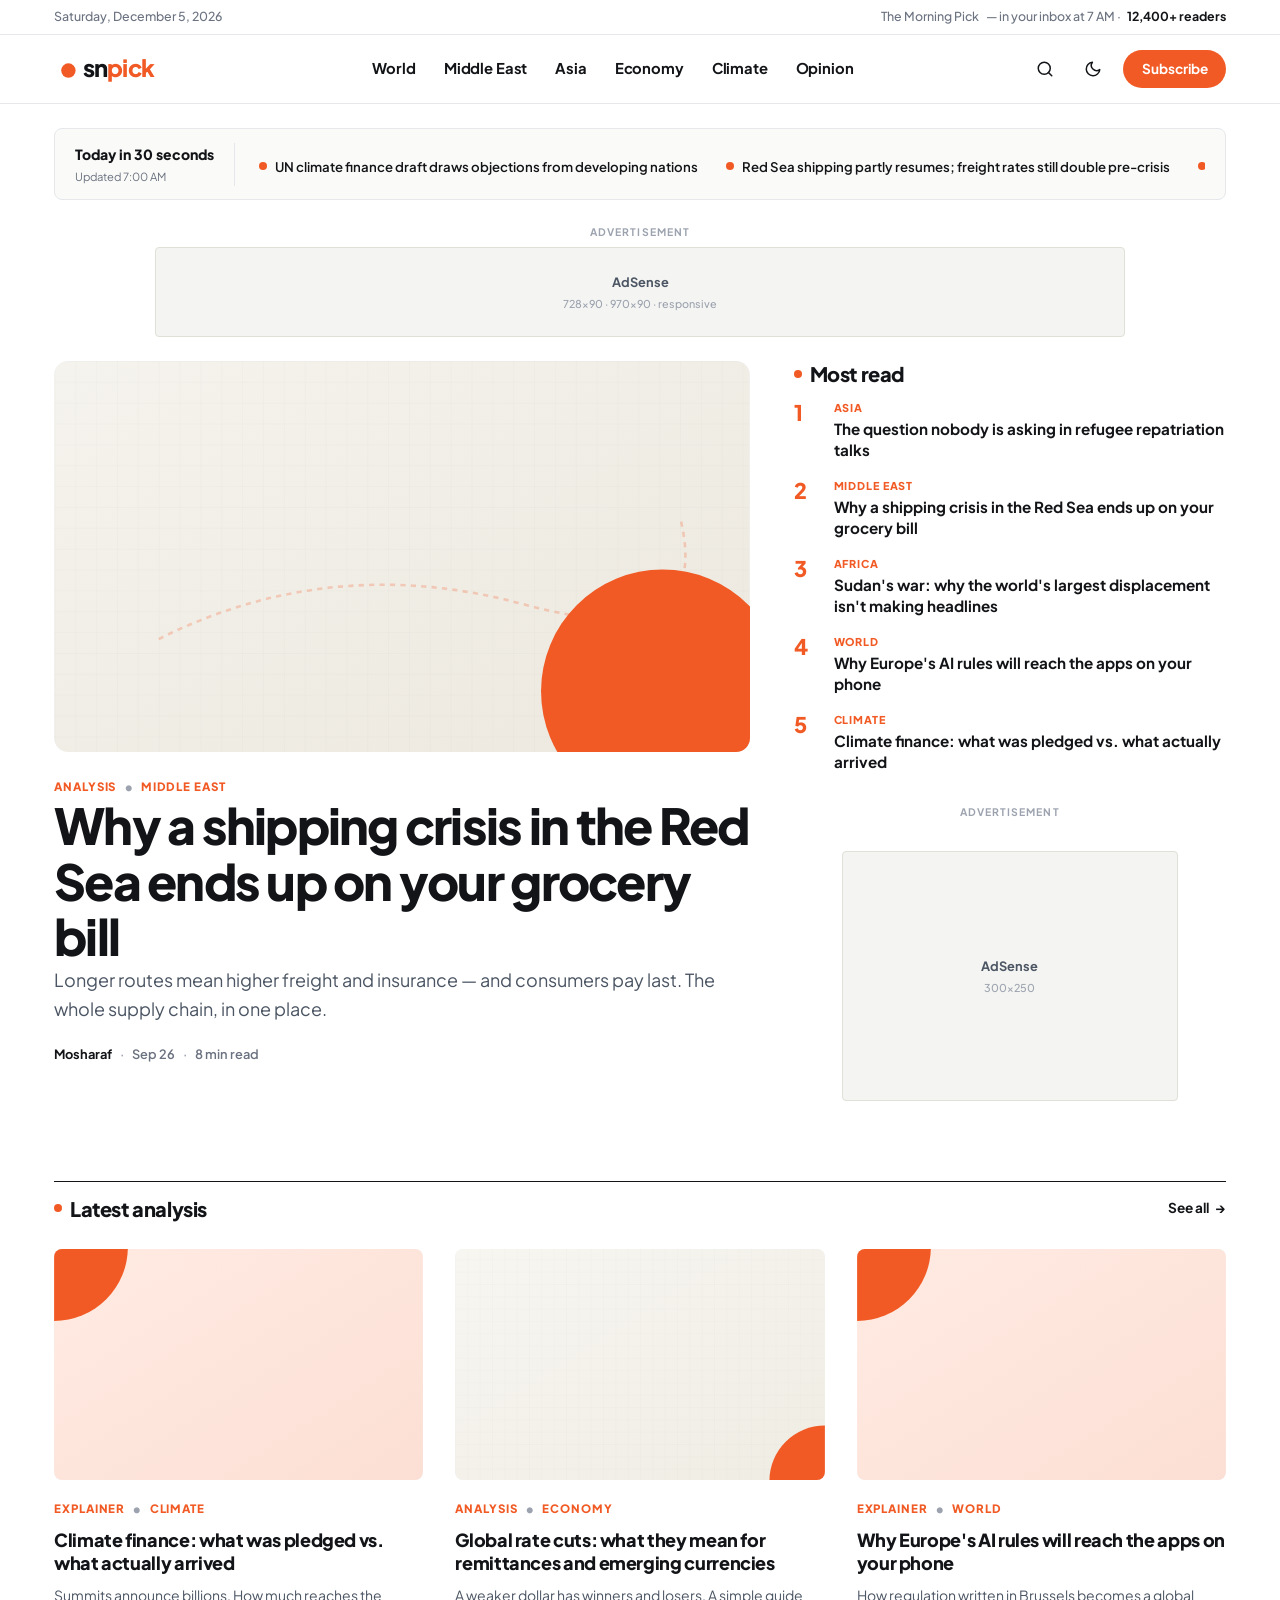
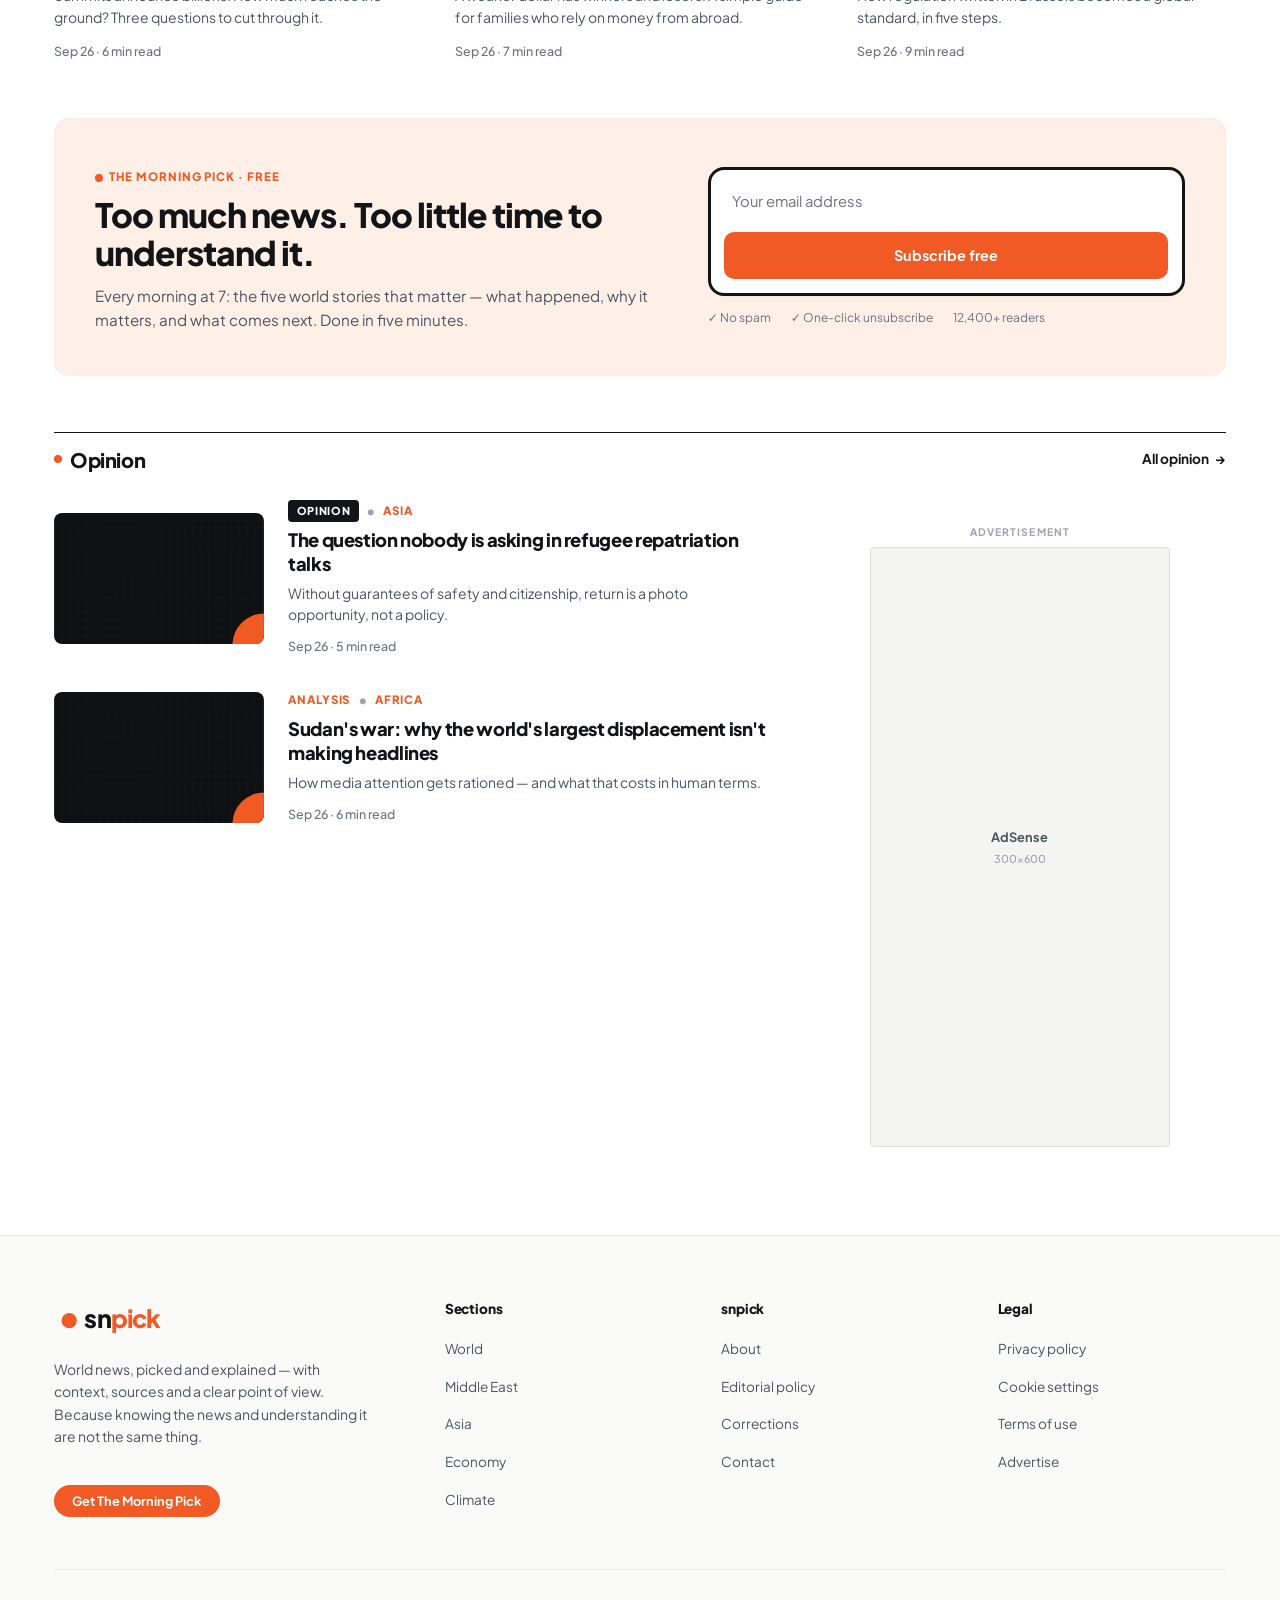
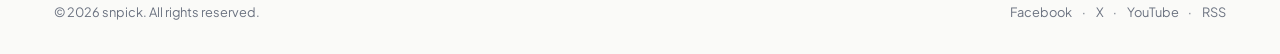
<file: index.html>
<!DOCTYPE html>
<html lang="en" data-theme="light">
<head>
  <meta charset="UTF-8">
  <meta name="viewport" content="width=device-width, initial-scale=1.0">
  <title>snpick — World news, picked and explained</title>
  <meta name="description" content="World news, picked and explained with context, sources and a clear point of view. Because knowing the news and understanding it are not the same thing.">
  <link rel="icon" type="image/svg+xml" href="assets/logo.svg">

  <!-- Core CSS -->
  <link rel="stylesheet" href="css/variables.css">
  <link rel="stylesheet" href="css/base.css">
  <link rel="stylesheet" href="css/components.css">
  <link rel="stylesheet" href="css/responsive.css">
</head>
<body>
  <a href="#mainContent" class="skip-link">Skip to main content</a>

  <!-- Top Date & Newsletter Ticker Bar -->
  <div class="top-ticker-bar">
    <div class="container top-ticker-inner">
      <div class="top-ticker-date" id="currentDateText">Saturday, September 26, 2026</div>
      <div class="top-ticker-newsletter">
        <span>The Morning Pick</span> — in your inbox at 7 AM · <strong>12,400+ readers</strong>
      </div>
    </div>
  </div>

  <!-- Main Site Header -->
  <header class="site-header">
    <div class="container nav-container">
      <a href="index.html" class="header-brand" aria-label="snpick homepage">
        <svg viewBox="0 0 280 70" role="img" aria-hidden="true">
          <circle cx="28" cy="38" r="14" fill="#F15A24" />
          <text x="56" y="51" font-family="'Plus Jakarta Sans', system-ui, sans-serif" font-weight="900" font-size="46" letter-spacing="-1.5px" fill="currentColor">sn<tspan fill="#F15A24">pick</tspan></text>
        </svg>
      </a>

      <!-- Desktop Navigation Links -->
      <nav class="header-nav" aria-label="Primary navigation">
        <a href="category.html" class="nav-link">World</a>
        <a href="category.html" class="nav-link">Middle East</a>
        <a href="category.html" class="nav-link">Asia</a>
        <a href="category.html" class="nav-link">Economy</a>
        <a href="category.html" class="nav-link">Climate</a>
        <a href="category.html" class="nav-link">Opinion</a>
      </nav>

      <!-- Action Buttons (Search, Theme, Subscribe, Mobile Menu) -->
      <div class="header-actions">
        <button type="button" class="btn-icon search-open-btn" aria-label="Search stories" title="Search stories (Ctrl+K)">
          <svg viewBox="0 0 24 24" fill="none" stroke="currentColor" stroke-width="2" stroke-linecap="round" stroke-linejoin="round">
            <circle cx="11" cy="11" r="8"></circle>
            <line x1="21" y1="21" x2="16.65" y2="16.65"></line>
          </svg>
        </button>

        <button type="button" class="btn-icon theme-toggle-btn" aria-label="Toggle theme" title="Toggle theme">
          <svg viewBox="0 0 24 24" fill="none" stroke="currentColor" stroke-width="2" stroke-linecap="round" stroke-linejoin="round">
            <path d="M21 12.79A9 9 0 1 1 11.21 3 7 7 0 0 0 21 12.79z"></path>
          </svg>
        </button>

        <a href="#newsletterSection" class="btn-subscribe-header">Subscribe</a>

        <button type="button" class="btn-icon mobile-menu-toggle" aria-label="Open navigation menu">
          <svg viewBox="0 0 24 24" fill="none" stroke="currentColor" stroke-width="2" stroke-linecap="round" stroke-linejoin="round">
            <line x1="3" y1="12" x2="21" y2="12"></line>
            <line x1="3" y1="6" x2="21" y2="6"></line>
            <line x1="3" y1="18" x2="21" y2="18"></line>
          </svg>
        </button>
      </div>
    </div>
  </header>

  <!-- Main Content Landmark -->
  <main id="mainContent">
    <div class="container">
      
      <!-- "Today in 30 seconds" Ticker Box -->
      <section class="today-summary-bar" aria-label="Today in 30 seconds news digest">
        <div class="today-summary-badge">
          <div class="today-summary-title">Today in 30 seconds</div>
          <span class="today-summary-time">Updated 7:00 AM</span>
        </div>
        <ul class="today-summary-items">
          <li>
            <a href="article.html" class="today-item">
              <span class="orange-dot"></span>
              <span>UN climate finance draft draws objections from developing nations</span>
            </a>
          </li>
          <li>
            <a href="article.html" class="today-item">
              <span class="orange-dot"></span>
              <span>Red Sea shipping partly resumes; freight rates still double pre-crisis</span>
            </a>
          </li>
          <li>
            <a href="article.html" class="today-item">
              <span class="orange-dot"></span>
              <span>Europe's AI Act enters its first phase — here's what changes</span>
            </a>
          </li>
        </ul>
      </section>

      <!-- Leaderboard Ad Slot -->
      <aside class="ad-slot-container" aria-label="Sponsor advertisement">
        <span class="ad-label">Advertisement</span>
        <div class="ad-slot-box ad-leaderboard">
          <span class="ad-network">AdSense</span>
          <span class="ad-dims">728×90 · 970×90 · responsive</span>
        </div>
      </aside>

      <!-- Lead Story & Most Read Section Grid -->
      <section class="lead-section-grid" aria-labelledby="leadStoryHeading">
        
        <!-- Left: Featured Lead Story Card -->
        <article class="lead-story-card">
          <a href="article.html" class="lead-story-figure">
            <img src="assets/images/thumb-red-sea.svg" alt="Graphic depicting Red Sea shipping crisis and trade route disruption" width="800" height="450" loading="eager">
          </a>
          <div class="badge-category">
            <span>ANALYSIS</span>
            <span class="dot-separator">•</span>
            <span>MIDDLE EAST</span>
          </div>
          <h1 id="leadStoryHeading">
            <a href="article.html" class="story-lead-title">
              Why a shipping crisis in the Red Sea ends up on your grocery bill
            </a>
          </h1>
          <p class="story-lead-summary">
            Longer routes mean higher freight and insurance — and consumers pay last. The whole supply chain, in one place.
          </p>
          <div class="story-meta-byline">
            <span class="author-name">Mosharaf</span>
            <span class="meta-sep">·</span>
            <span>Sep 26</span>
            <span class="meta-sep">·</span>
            <span>8 min read</span>
          </div>
        </article>

        <!-- Right: Most Read Sidebar & Rectangle Ad -->
        <aside class="most-read-widget" aria-label="Most read stories">
          <div class="section-title-wrap">
            <span class="orange-dot"></span>
            <h2 class="section-title">Most read</h2>
          </div>

          <ol class="most-read-list">
            <li class="most-read-item">
              <span class="most-read-num">1</span>
              <div class="most-read-content">
                <span class="most-read-category">ASIA</span>
                <a href="article.html" class="most-read-title">The question nobody is asking in refugee repatriation talks</a>
              </div>
            </li>
            <li class="most-read-item">
              <span class="most-read-num">2</span>
              <div class="most-read-content">
                <span class="most-read-category">MIDDLE EAST</span>
                <a href="article.html" class="most-read-title">Why a shipping crisis in the Red Sea ends up on your grocery bill</a>
              </div>
            </li>
            <li class="most-read-item">
              <span class="most-read-num">3</span>
              <div class="most-read-content">
                <span class="most-read-category">AFRICA</span>
                <a href="article.html" class="most-read-title">Sudan's war: why the world's largest displacement isn't making headlines</a>
              </div>
            </li>
            <li class="most-read-item">
              <span class="most-read-num">4</span>
              <div class="most-read-content">
                <span class="most-read-category">WORLD</span>
                <a href="article.html" class="most-read-title">Why Europe's AI rules will reach the apps on your phone</a>
              </div>
            </li>
            <li class="most-read-item">
              <span class="most-read-num">5</span>
              <div class="most-read-content">
                <span class="most-read-category">CLIMATE</span>
                <a href="article.html" class="most-read-title">Climate finance: what was pledged vs. what actually arrived</a>
              </div>
            </li>
          </ol>

          <!-- Sidebar Medium Rectangle Ad -->
          <div class="ad-slot-container" style="margin-top: 2rem;">
            <span class="ad-label">Advertisement</span>
            <div class="ad-slot-box ad-rectangle">
              <span class="ad-network">AdSense</span>
              <span class="ad-dims">300×250</span>
            </div>
          </div>
        </aside>
      </section>

      <!-- Latest Analysis Section -->
      <section class="analysis-section" aria-labelledby="analysisHeading">
        <div class="section-heading-bar">
          <div class="section-title-wrap">
            <span class="orange-dot"></span>
            <h2 id="analysisHeading" class="section-title">Latest analysis</h2>
          </div>
          <a href="category.html" class="section-more-link">
            <span>See all</span>
            <span aria-hidden="true">&rarr;</span>
          </a>
        </div>

        <div class="cards-grid-3">
          <!-- Card 1 -->
          <article class="article-card">
            <a href="article.html" class="card-media">
              <img src="assets/images/thumb-climate.svg" alt="Climate finance graphic" width="600" height="380" loading="lazy">
            </a>
            <div class="badge-category card-category-badge">
              <span>EXPLAINER</span>
              <span class="dot-separator">•</span>
              <span>CLIMATE</span>
            </div>
            <h3 class="card-title">
              <a href="article.html">Climate finance: what was pledged vs. what actually arrived</a>
            </h3>
            <p class="card-excerpt">
              Summits announce billions. How much reaches the ground? Three questions to cut through it.
            </p>
            <div class="card-meta-line">Sep 26 · 6 min read</div>
          </article>

          <!-- Card 2 -->
          <article class="article-card">
            <a href="article.html" class="card-media">
              <img src="assets/images/thumb-economy.svg" alt="Global rate cuts graphic" width="600" height="380" loading="lazy">
            </a>
            <div class="badge-category card-category-badge">
              <span>ANALYSIS</span>
              <span class="dot-separator">•</span>
              <span>ECONOMY</span>
            </div>
            <h3 class="card-title">
              <a href="article.html">Global rate cuts: what they mean for remittances and emerging currencies</a>
            </h3>
            <p class="card-excerpt">
              A weaker dollar has winners and losers. A simple guide for families who rely on money from abroad.
            </p>
            <div class="card-meta-line">Sep 26 · 7 min read</div>
          </article>

          <!-- Card 3 -->
          <article class="article-card">
            <a href="article.html" class="card-media">
              <img src="assets/images/thumb-climate.svg" alt="European AI rules graphic" width="600" height="380" loading="lazy">
            </a>
            <div class="badge-category card-category-badge">
              <span>EXPLAINER</span>
              <span class="dot-separator">•</span>
              <span>WORLD</span>
            </div>
            <h3 class="card-title">
              <a href="article.html">Why Europe's AI rules will reach the apps on your phone</a>
            </h3>
            <p class="card-excerpt">
              How regulation written in Brussels becomes a global standard, in five steps.
            </p>
            <div class="card-meta-line">Sep 26 · 9 min read</div>
          </article>
        </div>
      </section>

      <!-- "The Morning Pick" Newsletter Banner Box -->
      <section id="newsletterSection" class="newsletter-banner" aria-labelledby="newsletterHeading">
        <div class="newsletter-grid">
          <div class="newsletter-info-col">
            <div class="newsletter-subhead">
              <span class="orange-dot"></span>
              <span>THE MORNING PICK · FREE</span>
            </div>
            <h2 id="newsletterHeading" class="newsletter-headline">
              Too much news. Too little time to understand it.
            </h2>
            <p class="newsletter-desc">
              Every morning at 7: the five world stories that matter — what happened, why it matters, and what comes next. Done in five minutes.
            </p>
          </div>

          <div class="newsletter-form-col">
            <form class="newsletter-form" novalidate>
              <div class="newsletter-input-group">
                <label for="homeEmailInput" class="sr-only">Your email address</label>
                <input type="email" id="homeEmailInput" class="newsletter-input" placeholder="Your email address" required autocomplete="email">
                <button type="submit" class="btn-newsletter-submit">Subscribe free</button>
              </div>
            </form>
            <div class="newsletter-perks">
              <span>✓ No spam</span>
              <span>✓ One-click unsubscribe</span>
              <span>12,400+ readers</span>
            </div>
          </div>
        </div>
      </section>

      <!-- Opinion Section Layout -->
      <section class="opinion-section" aria-labelledby="opinionHeading">
        <div class="section-heading-bar">
          <div class="section-title-wrap">
            <span class="orange-dot"></span>
            <h2 id="opinionHeading" class="section-title">Opinion</h2>
          </div>
          <a href="category.html" class="section-more-link">
            <span>All opinion</span>
            <span aria-hidden="true">&rarr;</span>
          </a>
        </div>

        <div class="opinion-grid">
          <!-- Left: 2 Horizontal Opinion Cards -->
          <div class="opinion-cards-list">
            <article class="opinion-card">
              <a href="article.html" class="opinion-thumb">
                <img src="assets/images/thumb-dark.svg" alt="Refugee repatriation illustration" width="600" height="380" loading="lazy">
              </a>
              <div class="opinion-content">
                <div class="badge-category">
                  <span class="badge-tag-pill">OPINION</span>
                  <span class="dot-separator">•</span>
                  <span>ASIA</span>
                </div>
                <h3 class="opinion-title">
                  <a href="article.html">The question nobody is asking in refugee repatriation talks</a>
                </h3>
                <p class="opinion-summary">
                  Without guarantees of safety and citizenship, return is a photo opportunity, not a policy.
                </p>
                <div class="card-meta-line">Sep 26 · 5 min read</div>
              </div>
            </article>

            <article class="opinion-card">
              <a href="article.html" class="opinion-thumb">
                <img src="assets/images/thumb-dark.svg" alt="Sudan displacement illustration" width="600" height="380" loading="lazy">
              </a>
              <div class="opinion-content">
                <div class="badge-category">
                  <span>ANALYSIS</span>
                  <span class="dot-separator">•</span>
                  <span>AFRICA</span>
                </div>
                <h3 class="opinion-title">
                  <a href="article.html">Sudan's war: why the world's largest displacement isn't making headlines</a>
                </h3>
                <p class="opinion-summary">
                  How media attention gets rationed — and what that costs in human terms.
                </p>
                <div class="card-meta-line">Sep 26 · 6 min read</div>
              </div>
            </article>
          </div>

          <!-- Right: Vertical Skyscraper Ad -->
          <aside class="ad-slot-container" aria-label="Sponsor banner">
            <span class="ad-label">Advertisement</span>
            <div class="ad-slot-box ad-skyscraper">
              <span class="ad-network">AdSense</span>
              <span class="ad-dims">300×600</span>
            </div>
          </aside>
        </div>
      </section>

    </div>
  </main>

  <!-- Global Footer -->
  <footer class="site-footer">
    <div class="container">
      <div class="footer-top-grid">
        
        <!-- Brand & Tagline Col -->
        <div class="footer-brand-col">
          <a href="index.html" class="footer-brand-logo" aria-label="snpick footer home">
            <svg viewBox="0 0 280 70" role="img" aria-hidden="true">
              <circle cx="28" cy="38" r="14" fill="#F15A24" />
              <text x="56" y="51" font-family="'Plus Jakarta Sans', system-ui, sans-serif" font-weight="900" font-size="46" letter-spacing="-1.5px" fill="currentColor">sn<tspan fill="#F15A24">pick</tspan></text>
            </svg>
          </a>
          <p class="footer-tagline">
            World news, picked and explained — with context, sources and a clear point of view. Because knowing the news and understanding it are not the same thing.
          </p>
          <div>
            <a href="#newsletterSection" class="btn-primary-pill" style="font-size: 0.8rem; padding: 0.5rem 1.15rem;">Get The Morning Pick</a>
          </div>
        </div>

        <!-- Col 1: Sections -->
        <div class="footer-nav-col">
          <h4 class="footer-col-title">Sections</h4>
          <ul class="footer-links-list">
            <li><a href="category.html" class="footer-link">World</a></li>
            <li><a href="category.html" class="footer-link">Middle East</a></li>
            <li><a href="category.html" class="footer-link">Asia</a></li>
            <li><a href="category.html" class="footer-link">Economy</a></li>
            <li><a href="category.html" class="footer-link">Climate</a></li>
          </ul>
        </div>

        <!-- Col 2: snpick -->
        <div class="footer-nav-col">
          <h4 class="footer-col-title">snpick</h4>
          <ul class="footer-links-list">
            <li><a href="about.html" class="footer-link">About</a></li>
            <li><a href="about.html#editorial-policy" class="footer-link">Editorial policy</a></li>
            <li><a href="about.html#corrections" class="footer-link">Corrections</a></li>
            <li><a href="about.html#contact" class="footer-link">Contact</a></li>
          </ul>
        </div>

        <!-- Col 3: Legal -->
        <div class="footer-nav-col">
          <h4 class="footer-col-title">Legal</h4>
          <ul class="footer-links-list">
            <li><a href="#" class="footer-link">Privacy policy</a></li>
            <li><a href="#" class="footer-link">Cookie settings</a></li>
            <li><a href="#" class="footer-link">Terms of use</a></li>
            <li><a href="#" class="footer-link">Advertise</a></li>
          </ul>
        </div>

      </div>

      <!-- Bottom Bar -->
      <div class="footer-bottom-bar">
        <div>&copy; 2026 snpick. All rights reserved.</div>
        <div class="footer-social-links">
          <a href="#" class="footer-social-link">Facebook</a>
          <span>·</span>
          <a href="#" class="footer-social-link">X</a>
          <span>·</span>
          <a href="#" class="footer-social-link">YouTube</a>
          <span>·</span>
          <a href="#" class="footer-social-link">RSS</a>
        </div>
      </div>
    </div>
  </footer>

  <!-- Mobile Off-Canvas Drawer -->
  <div class="mobile-drawer-overlay" id="drawerOverlay" aria-hidden="true"></div>
  <aside class="mobile-drawer" id="mobileDrawer" aria-label="Mobile navigation drawer">
    <div class="mobile-drawer-header">
      <div class="mobile-drawer-brand">
        <svg viewBox="0 0 280 70" role="img" aria-hidden="true">
          <circle cx="28" cy="38" r="14" fill="#F15A24" />
          <text x="56" y="51" font-family="'Plus Jakarta Sans', system-ui, sans-serif" font-weight="900" font-size="46" letter-spacing="-1.5px" fill="currentColor">sn<tspan fill="#F15A24">pick</tspan></text>
        </svg>
      </div>
      <button type="button" class="btn-icon" id="closeDrawerBtn" aria-label="Close menu">
        <svg viewBox="0 0 24 24" fill="none" stroke="currentColor" stroke-width="2" stroke-linecap="round" stroke-linejoin="round">
          <line x1="18" y1="6" x2="6" y2="18"></line>
          <line x1="6" y1="6" x2="18" y2="18"></line>
        </svg>
      </button>
    </div>

    <ul class="mobile-nav-list">
      <li><a href="index.html" class="mobile-nav-link active">Home</a></li>
      <li><a href="category.html" class="mobile-nav-link">World</a></li>
      <li><a href="category.html" class="mobile-nav-link">Middle East</a></li>
      <li><a href="category.html" class="mobile-nav-link">Asia</a></li>
      <li><a href="category.html" class="mobile-nav-link">Economy</a></li>
      <li><a href="category.html" class="mobile-nav-link">Climate</a></li>
      <li><a href="category.html" class="mobile-nav-link">Opinion</a></li>
      <li><a href="about.html" class="mobile-nav-link">About & Mission</a></li>
    </ul>

    <div class="mobile-drawer-footer">
      <button type="button" class="mobile-theme-btn theme-toggle-btn">
        <span>Appearance</span>
        <span class="mobile-theme-label">Dark Mode</span>
      </button>
      <a href="#newsletterSection" class="btn-primary-pill" style="text-align: center;">Get The Morning Pick</a>
    </div>
  </aside>

  <!-- Live Search Dialog (Accessible <dialog closedby="any">) -->
  <dialog id="searchModal" class="search-modal" closedby="any" aria-labelledby="searchModalLabel">
    <div class="search-dialog-inner">
      <div class="search-input-header">
        <svg viewBox="0 0 24 24" width="20" height="20" fill="none" stroke="currentColor" stroke-width="2" stroke-linecap="round" stroke-linejoin="round">
          <circle cx="11" cy="11" r="8"></circle>
          <line x1="21" y1="21" x2="16.65" y2="16.65"></line>
        </svg>
        <label for="searchModalInput" id="searchModalLabel" class="sr-only">Search all snpick stories</label>
        <input type="search" id="searchModalInput" class="search-modal-input" placeholder="Search stories, topics, keywords..." autocomplete="off">
        <button type="button" class="btn-close-modal" id="closeSearchBtn" aria-label="Close search">
          <svg viewBox="0 0 24 24" width="20" height="20" fill="none" stroke="currentColor" stroke-width="2">
            <line x1="18" y1="6" x2="6" y2="18"></line>
            <line x1="6" y1="6" x2="18" y2="18"></line>
          </svg>
        </button>
      </div>

      <ul class="search-results-list" id="searchResultsList">
        <!-- Rendered dynamically by search.js -->
      </ul>

      <div class="search-dialog-footer">
        <span>Press <kbd class="kbd-shortcut">ESC</kbd> to close</span>
        <span>Instant keyword search</span>
      </div>
    </div>
  </dialog>

  <!-- Floating Toast Notification Element -->
  <div id="appToast" class="app-toast" role="status" aria-live="polite"></div>

  <!-- JavaScript Modules -->
  <script src="js/data.js"></script>
  <script src="js/theme.js"></script>
  <script src="js/search.js"></script>
  <script src="js/main.js"></script>
</body>
</html>
</file>
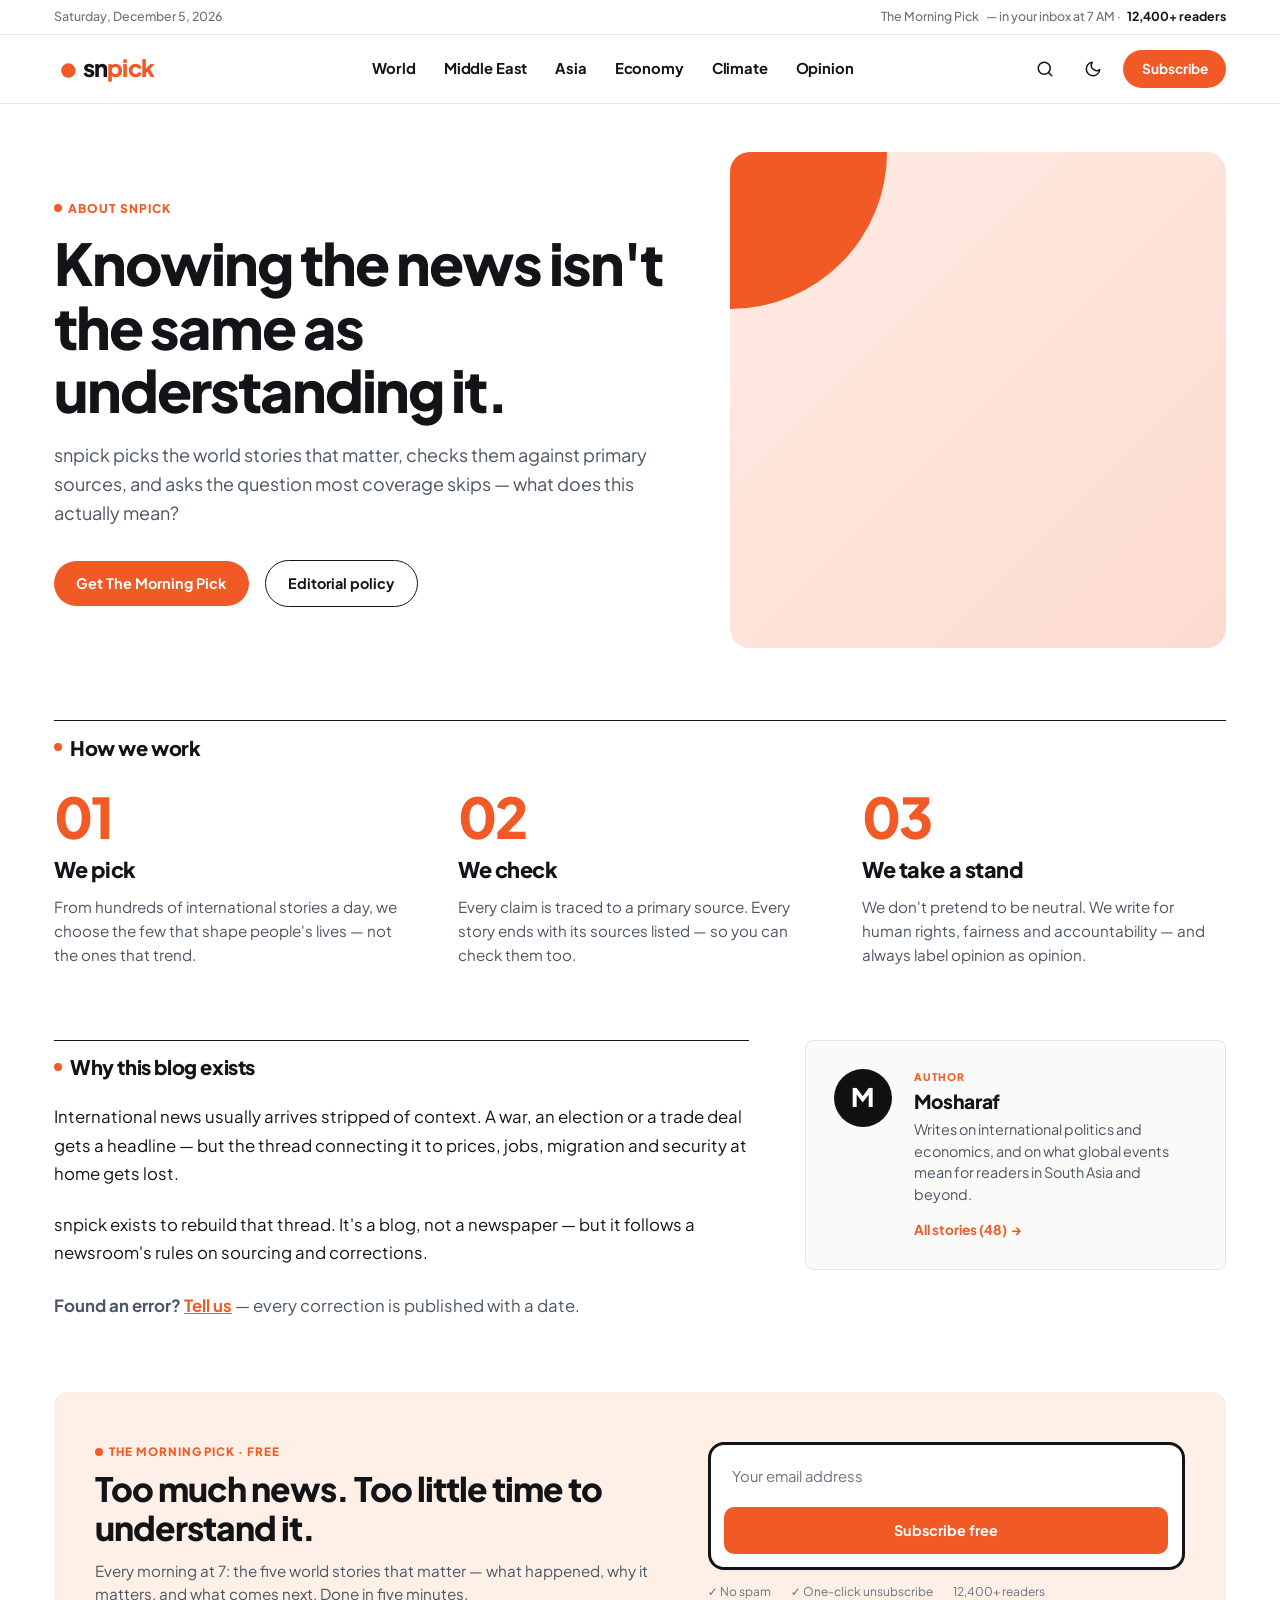
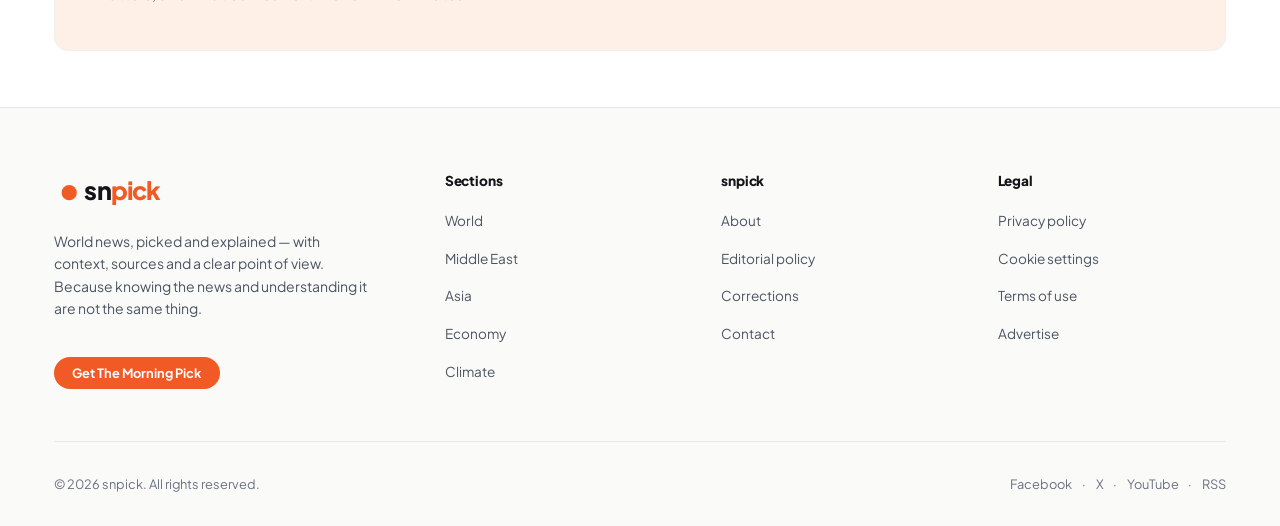
<file: about.html>
<!DOCTYPE html>
<html lang="en" data-theme="light">
<head>
  <meta charset="UTF-8">
  <meta name="viewport" content="width=device-width, initial-scale=1.0">
  <title>About snpick — Knowing the news isn't the same as understanding it</title>
  <meta name="description" content="snpick picks the world stories that matter, checks them against primary sources, and asks what coverage skips.">
  <link rel="icon" type="image/svg+xml" href="assets/logo.svg">

  <!-- Core CSS -->
  <link rel="stylesheet" href="css/variables.css">
  <link rel="stylesheet" href="css/base.css">
  <link rel="stylesheet" href="css/components.css">
  <link rel="stylesheet" href="css/responsive.css">
</head>
<body>
  <a href="#mainAboutContent" class="skip-link">Skip to about content</a>

  <!-- Top Date & Newsletter Ticker Bar -->
  <div class="top-ticker-bar">
    <div class="container top-ticker-inner">
      <div class="top-ticker-date" id="currentDateText">Saturday, September 26, 2026</div>
      <div class="top-ticker-newsletter">
        <span>The Morning Pick</span> — in your inbox at 7 AM · <strong>12,400+ readers</strong>
      </div>
    </div>
  </div>

  <!-- Main Site Header -->
  <header class="site-header">
    <div class="container nav-container">
      <a href="index.html" class="header-brand" aria-label="snpick homepage">
        <svg viewBox="0 0 280 70" role="img" aria-hidden="true">
          <circle cx="28" cy="38" r="14" fill="#F15A24" />
          <text x="56" y="51" font-family="'Plus Jakarta Sans', system-ui, sans-serif" font-weight="900" font-size="46" letter-spacing="-1.5px" fill="currentColor">sn<tspan fill="#F15A24">pick</tspan></text>
        </svg>
      </a>

      <!-- Desktop Navigation Links -->
      <nav class="header-nav" aria-label="Primary navigation">
        <a href="category.html" class="nav-link">World</a>
        <a href="category.html" class="nav-link">Middle East</a>
        <a href="category.html" class="nav-link">Asia</a>
        <a href="category.html" class="nav-link">Economy</a>
        <a href="category.html" class="nav-link">Climate</a>
        <a href="category.html" class="nav-link">Opinion</a>
      </nav>

      <!-- Action Buttons -->
      <div class="header-actions">
        <button type="button" class="btn-icon search-open-btn" aria-label="Search stories" title="Search stories (Ctrl+K)">
          <svg viewBox="0 0 24 24" fill="none" stroke="currentColor" stroke-width="2" stroke-linecap="round" stroke-linejoin="round">
            <circle cx="11" cy="11" r="8"></circle>
            <line x1="21" y1="21" x2="16.65" y2="16.65"></line>
          </svg>
        </button>

        <button type="button" class="btn-icon theme-toggle-btn" aria-label="Toggle theme" title="Toggle theme">
          <svg viewBox="0 0 24 24" fill="none" stroke="currentColor" stroke-width="2" stroke-linecap="round" stroke-linejoin="round">
            <path d="M21 12.79A9 9 0 1 1 11.21 3 7 7 0 0 0 21 12.79z"></path>
          </svg>
        </button>

        <a href="#newsletterSection" class="btn-subscribe-header">Subscribe</a>

        <button type="button" class="btn-icon mobile-menu-toggle" aria-label="Open navigation menu">
          <svg viewBox="0 0 24 24" fill="none" stroke="currentColor" stroke-width="2" stroke-linecap="round" stroke-linejoin="round">
            <line x1="3" y1="12" x2="21" y2="12"></line>
            <line x1="3" y1="6" x2="21" y2="6"></line>
            <line x1="3" y1="18" x2="21" y2="18"></line>
          </svg>
        </button>
      </div>
    </div>
  </header>

  <!-- About Page Content -->
  <main id="mainAboutContent">
    <div class="container">
      
      <!-- Hero Split Section -->
      <section class="about-hero-grid" aria-labelledby="aboutHeroHeading">
        <div class="about-hero-text">
          <div class="about-hero-badge">
            <span class="orange-dot"></span>
            <span>ABOUT SNPICK</span>
          </div>
          <h1 id="aboutHeroHeading" class="about-hero-title">
            Knowing the news isn't the same as understanding it.
          </h1>
          <p class="about-hero-deck">
            snpick picks the world stories that matter, checks them against primary sources, and asks the question most coverage skips — what does this actually mean?
          </p>
          <div class="about-hero-actions">
            <a href="#newsletterSection" class="btn-primary-pill">Get The Morning Pick</a>
            <a href="#editorial-policy" class="btn-outline-pill">Editorial policy</a>
          </div>
        </div>

        <div class="about-hero-visual">
          <img src="assets/images/thumb-about.svg" alt="Abstract geometric illustration with signature snpick orange circle" width="600" height="600" loading="eager">
        </div>
      </section>

      <!-- How We Work Section -->
      <section class="how-we-work-section" aria-labelledby="howWeWorkHeading">
        <div class="section-heading-bar">
          <div class="section-title-wrap">
            <span class="orange-dot"></span>
            <h2 id="howWeWorkHeading" class="section-title">How we work</h2>
          </div>
        </div>

        <div class="work-steps-grid">
          <!-- Step 1 -->
          <div class="step-card">
            <div class="step-num">01</div>
            <h3 class="step-heading">We pick</h3>
            <p class="step-desc">
              From hundreds of international stories a day, we choose the few that shape people's lives — not the ones that trend.
            </p>
          </div>

          <!-- Step 2 -->
          <div class="step-card">
            <div class="step-num">02</div>
            <h3 class="step-heading">We check</h3>
            <p class="step-desc">
              Every claim is traced to a primary source. Every story ends with its sources listed — so you can check them too.
            </p>
          </div>

          <!-- Step 3 -->
          <div class="step-card">
            <div class="step-num">03</div>
            <h3 class="step-heading">We take a stand</h3>
            <p class="step-desc">
              We don't pretend to be neutral. We write for human rights, fairness and accountability — and always label opinion as opinion.
            </p>
          </div>
        </div>
      </section>

      <!-- Why This Blog Exists Manifesto Section -->
      <section class="manifesto-section" id="editorial-policy" aria-labelledby="manifestoHeading">
        
        <!-- Left: Editorial Manifesto -->
        <div class="manifesto-body">
          <div class="section-heading-bar" style="margin-bottom: 1.5rem;">
            <div class="section-title-wrap">
              <span class="orange-dot"></span>
              <h2 id="manifestoHeading" class="section-title">Why this blog exists</h2>
            </div>
          </div>

          <p>
            International news usually arrives stripped of context. A war, an election or a trade deal gets a headline — but the thread connecting it to prices, jobs, migration and security at home gets lost.
          </p>

          <p>
            snpick exists to rebuild that thread. It's a blog, not a newspaper — but it follows a newsroom's rules on sourcing and corrections.
          </p>

          <div class="corrections-callout" id="corrections">
            <p style="margin: 0; color: var(--text-secondary);">
              <strong>Found an error?</strong> <a href="#contact" class="corrections-link">Tell us</a> — every correction is published with a date.
            </p>
          </div>
        </div>

        <!-- Right: Author & Founder Profile Card -->
        <aside aria-label="Author profile">
          <div class="author-bio-card" style="margin-bottom: 0;">
            <div class="author-bio-avatar" aria-hidden="true">M</div>
            <div>
              <span class="author-bio-badge">AUTHOR</span>
              <h3 class="author-bio-name">Mosharaf</h3>
              <p class="author-bio-text">
                Writes on international politics and economics, and on what global events mean for readers in South Asia and beyond.
              </p>
              <a href="category.html" class="author-bio-link">
                <span>All stories (48)</span>
                <span aria-hidden="true">&rarr;</span>
              </a>
            </div>
          </div>
        </aside>

      </section>

      <!-- "The Morning Pick" Newsletter Banner Box -->
      <section id="newsletterSection" class="newsletter-banner" aria-labelledby="aboutNewsletterHeading">
        <div class="newsletter-grid">
          <div class="newsletter-info-col">
            <div class="newsletter-subhead">
              <span class="orange-dot"></span>
              <span>THE MORNING PICK · FREE</span>
            </div>
            <h2 id="aboutNewsletterHeading" class="newsletter-headline">
              Too much news. Too little time to understand it.
            </h2>
            <p class="newsletter-desc">
              Every morning at 7: the five world stories that matter — what happened, why it matters, and what comes next. Done in five minutes.
            </p>
          </div>

          <div class="newsletter-form-col">
            <form class="newsletter-form" novalidate>
              <div class="newsletter-input-group">
                <label for="aboutEmailInput" class="sr-only">Your email address</label>
                <input type="email" id="aboutEmailInput" class="newsletter-input" placeholder="Your email address" required autocomplete="email">
                <button type="submit" class="btn-newsletter-submit">Subscribe free</button>
              </div>
            </form>
            <div class="newsletter-perks">
              <span>✓ No spam</span>
              <span>✓ One-click unsubscribe</span>
              <span>12,400+ readers</span>
            </div>
          </div>
        </div>
      </section>

    </div>
  </main>

  <!-- Global Footer -->
  <footer class="site-footer" id="contact">
    <div class="container">
      <div class="footer-top-grid">
        <div class="footer-brand-col">
          <a href="index.html" class="footer-brand-logo" aria-label="snpick footer home">
            <svg viewBox="0 0 280 70" role="img" aria-hidden="true">
              <circle cx="28" cy="38" r="14" fill="#F15A24" />
              <text x="56" y="51" font-family="'Plus Jakarta Sans', system-ui, sans-serif" font-weight="900" font-size="46" letter-spacing="-1.5px" fill="currentColor">sn<tspan fill="#F15A24">pick</tspan></text>
            </svg>
          </a>
          <p class="footer-tagline">
            World news, picked and explained — with context, sources and a clear point of view. Because knowing the news and understanding it are not the same thing.
          </p>
          <div>
            <a href="#newsletterSection" class="btn-primary-pill" style="font-size: 0.8rem; padding: 0.5rem 1.15rem;">Get The Morning Pick</a>
          </div>
        </div>

        <div class="footer-nav-col">
          <h4 class="footer-col-title">Sections</h4>
          <ul class="footer-links-list">
            <li><a href="category.html" class="footer-link">World</a></li>
            <li><a href="category.html" class="footer-link">Middle East</a></li>
            <li><a href="category.html" class="footer-link">Asia</a></li>
            <li><a href="category.html" class="footer-link">Economy</a></li>
            <li><a href="category.html" class="footer-link">Climate</a></li>
          </ul>
        </div>

        <div class="footer-nav-col">
          <h4 class="footer-col-title">snpick</h4>
          <ul class="footer-links-list">
            <li><a href="about.html" class="footer-link">About</a></li>
            <li><a href="#editorial-policy" class="footer-link">Editorial policy</a></li>
            <li><a href="#corrections" class="footer-link">Corrections</a></li>
            <li><a href="#contact" class="footer-link">Contact</a></li>
          </ul>
        </div>

        <div class="footer-nav-col">
          <h4 class="footer-col-title">Legal</h4>
          <ul class="footer-links-list">
            <li><a href="#" class="footer-link">Privacy policy</a></li>
            <li><a href="#" class="footer-link">Cookie settings</a></li>
            <li><a href="#" class="footer-link">Terms of use</a></li>
            <li><a href="#" class="footer-link">Advertise</a></li>
          </ul>
        </div>
      </div>

      <div class="footer-bottom-bar">
        <div>&copy; 2026 snpick. All rights reserved.</div>
        <div class="footer-social-links">
          <a href="#" class="footer-social-link">Facebook</a>
          <span>·</span>
          <a href="#" class="footer-social-link">X</a>
          <span>·</span>
          <a href="#" class="footer-social-link">YouTube</a>
          <span>·</span>
          <a href="#" class="footer-social-link">RSS</a>
        </div>
      </div>
    </div>
  </footer>

  <!-- Mobile Off-Canvas Drawer -->
  <div class="mobile-drawer-overlay" id="drawerOverlay" aria-hidden="true"></div>
  <aside class="mobile-drawer" id="mobileDrawer" aria-label="Mobile navigation drawer">
    <div class="mobile-drawer-header">
      <div class="mobile-drawer-brand">
        <svg viewBox="0 0 280 70" role="img" aria-hidden="true">
          <circle cx="28" cy="38" r="14" fill="#F15A24" />
          <text x="56" y="51" font-family="'Plus Jakarta Sans', system-ui, sans-serif" font-weight="900" font-size="46" letter-spacing="-1.5px" fill="currentColor">sn<tspan fill="#F15A24">pick</tspan></text>
        </svg>
      </div>
      <button type="button" class="btn-icon" id="closeDrawerBtn" aria-label="Close menu">
        <svg viewBox="0 0 24 24" fill="none" stroke="currentColor" stroke-width="2">
          <line x1="18" y1="6" x2="6" y2="18"></line>
          <line x1="6" y1="6" x2="18" y2="18"></line>
        </svg>
      </button>
    </div>

    <ul class="mobile-nav-list">
      <li><a href="index.html" class="mobile-nav-link">Home</a></li>
      <li><a href="category.html" class="mobile-nav-link">World</a></li>
      <li><a href="category.html" class="mobile-nav-link">Middle East</a></li>
      <li><a href="category.html" class="mobile-nav-link">Asia</a></li>
      <li><a href="category.html" class="mobile-nav-link">Economy</a></li>
      <li><a href="category.html" class="mobile-nav-link">Climate</a></li>
      <li><a href="category.html" class="mobile-nav-link">Opinion</a></li>
      <li><a href="about.html" class="mobile-nav-link active">About & Mission</a></li>
    </ul>

    <div class="mobile-drawer-footer">
      <button type="button" class="mobile-theme-btn theme-toggle-btn">
        <span>Appearance</span>
        <span class="mobile-theme-label">Dark Mode</span>
      </button>
    </div>
  </aside>

  <!-- Live Search Dialog -->
  <dialog id="searchModal" class="search-modal" closedby="any" aria-labelledby="searchModalLabel">
    <div class="search-dialog-inner">
      <div class="search-input-header">
        <svg viewBox="0 0 24 24" width="20" height="20" fill="none" stroke="currentColor" stroke-width="2" stroke-linecap="round" stroke-linejoin="round">
          <circle cx="11" cy="11" r="8"></circle>
          <line x1="21" y1="21" x2="16.65" y2="16.65"></line>
        </svg>
        <label for="searchModalInput" id="searchModalLabel" class="sr-only">Search stories</label>
        <input type="search" id="searchModalInput" class="search-modal-input" placeholder="Search stories, topics, keywords..." autocomplete="off">
        <button type="button" class="btn-close-modal" id="closeSearchBtn" aria-label="Close search">
          <svg viewBox="0 0 24 24" width="20" height="20" fill="none" stroke="currentColor" stroke-width="2">
            <line x1="18" y1="6" x2="6" y2="18"></line>
            <line x1="6" y1="6" x2="18" y2="18"></line>
          </svg>
        </button>
      </div>

      <ul class="search-results-list" id="searchResultsList"></ul>

      <div class="search-dialog-footer">
        <span>Press <kbd class="kbd-shortcut">ESC</kbd> to close</span>
        <span>Instant keyword search</span>
      </div>
    </div>
  </dialog>

  <!-- Floating Toast Notification -->
  <div id="appToast" class="app-toast" role="status" aria-live="polite"></div>

  <!-- JavaScript Modules -->
  <script src="js/data.js"></script>
  <script src="js/theme.js"></script>
  <script src="js/search.js"></script>
  <script src="js/main.js"></script>
</body>
</html>
</file>
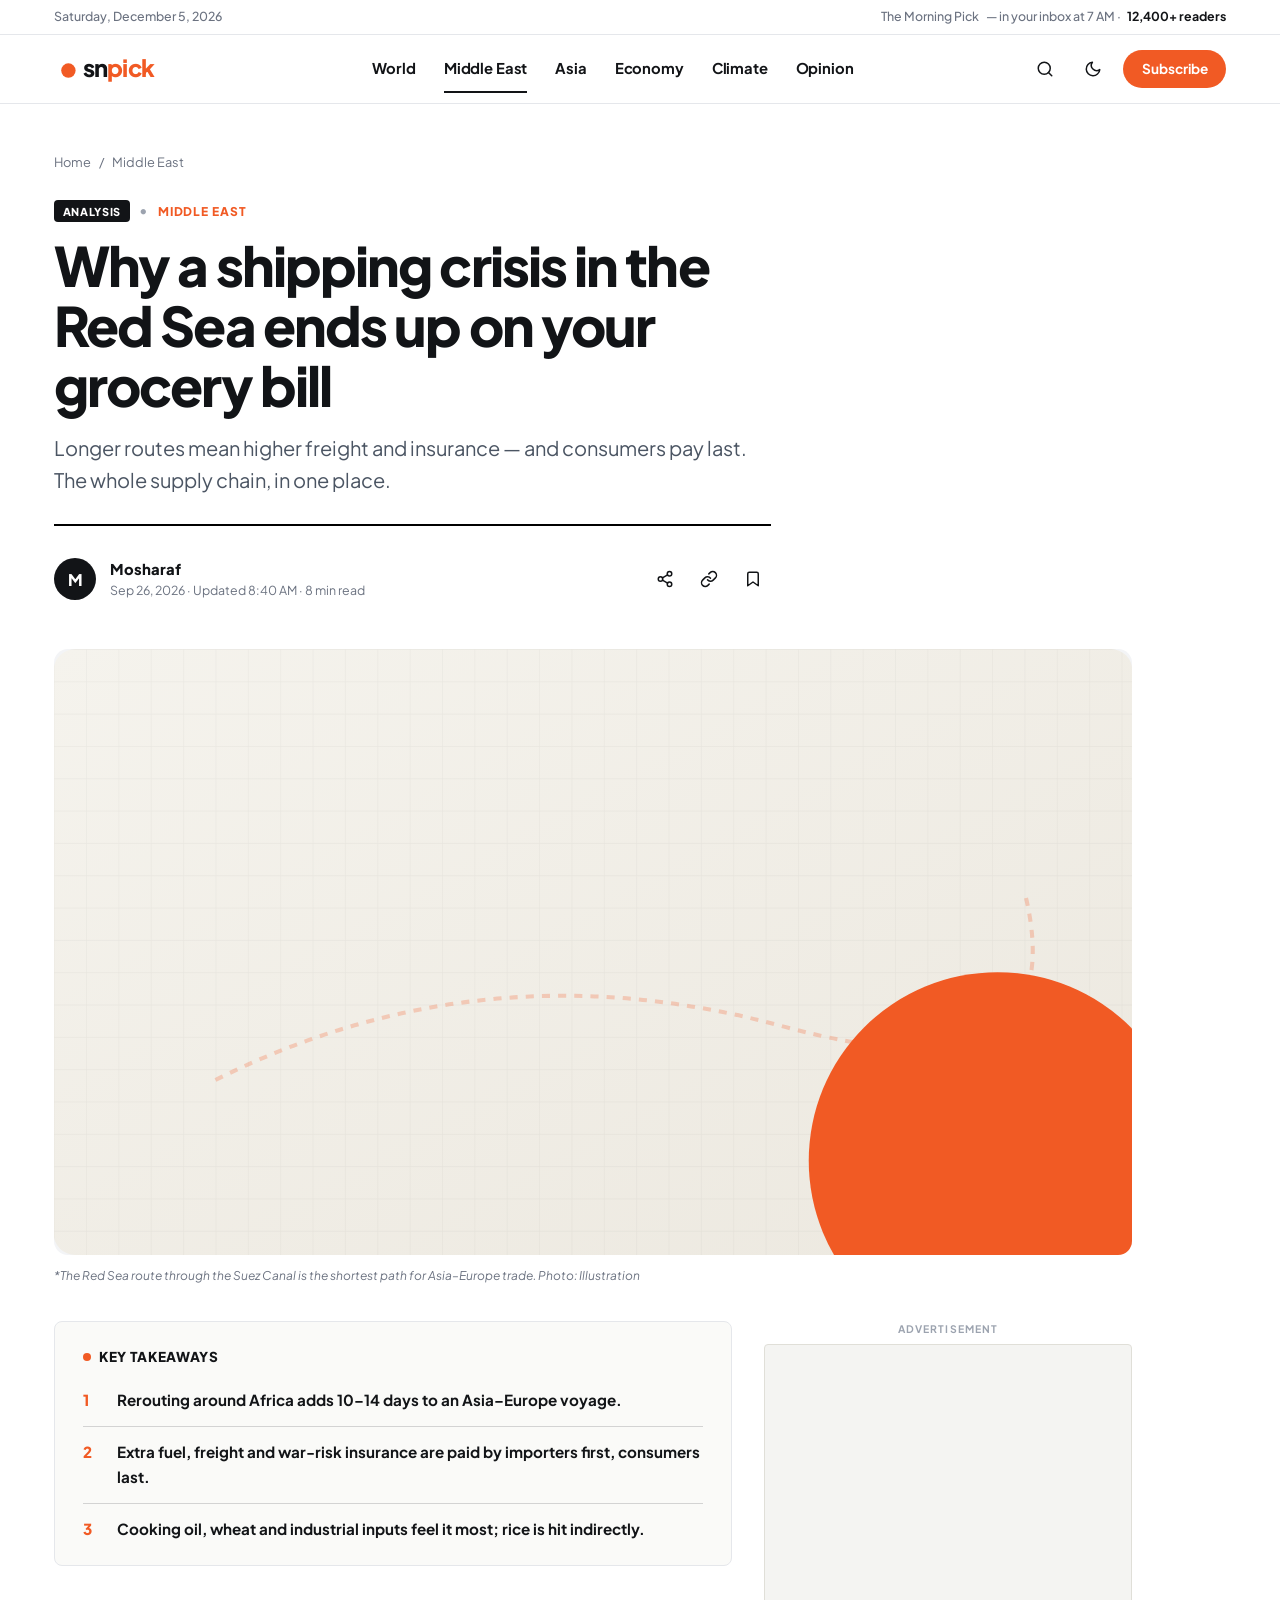
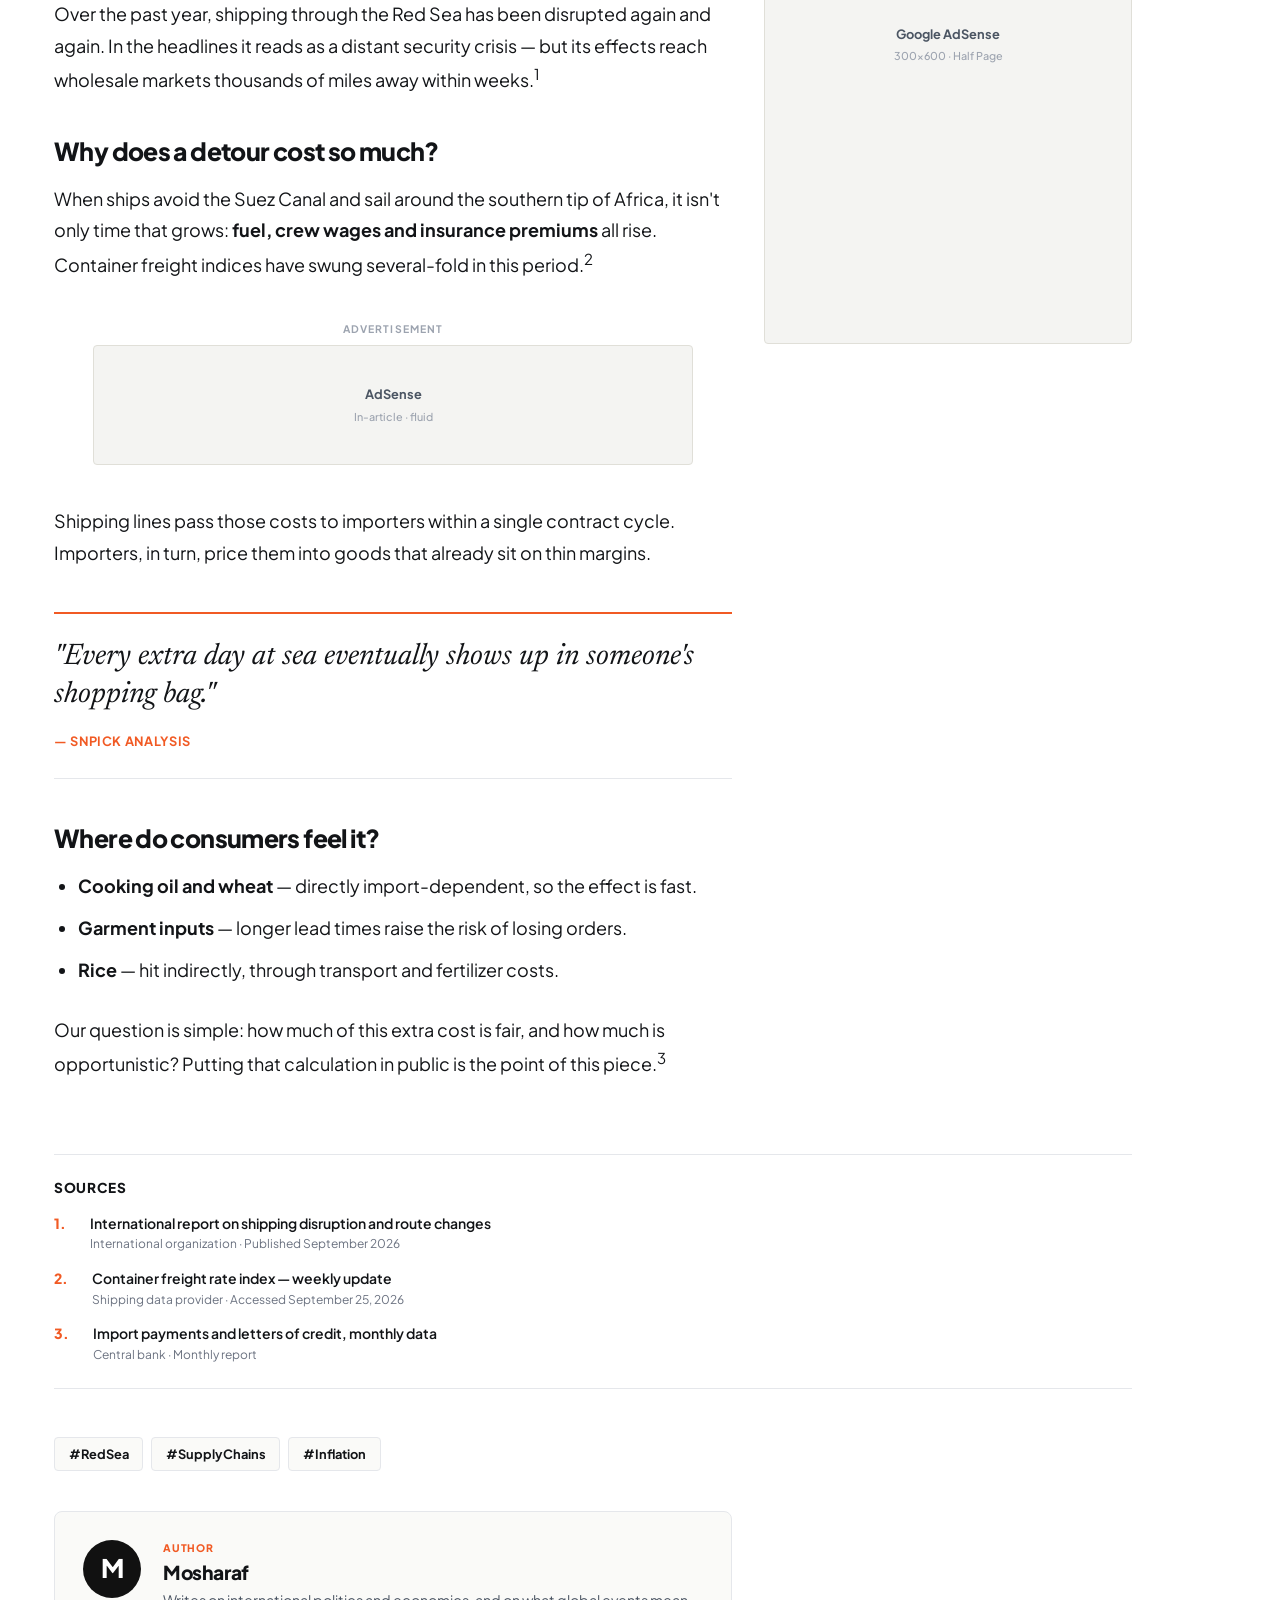
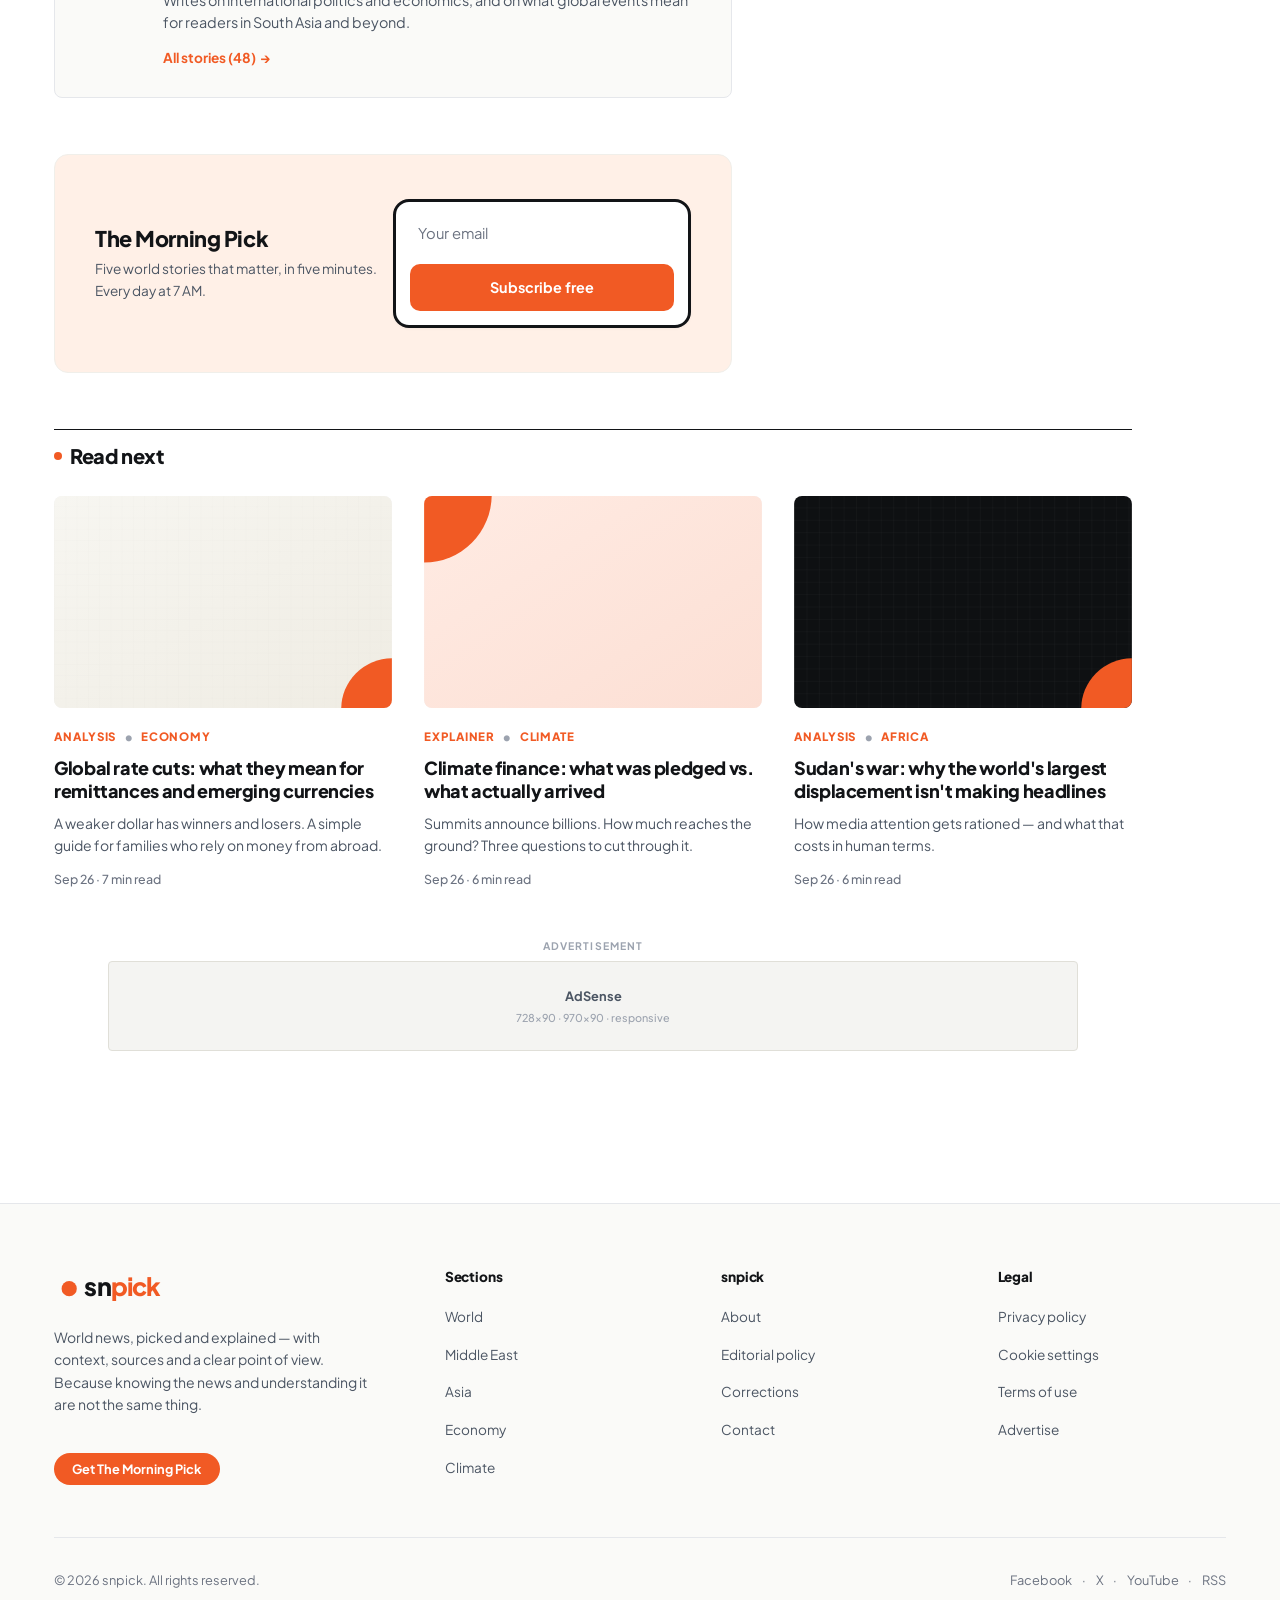
<file: article.html>
<!DOCTYPE html>
<html lang="en" data-theme="light">
<head>
  <meta charset="UTF-8">
  <meta name="viewport" content="width=device-width, initial-scale=1.0">
  <title>Why a shipping crisis in the Red Sea ends up on your grocery bill — snpick</title>
  <meta name="description" content="Longer routes mean higher freight and insurance — and consumers pay last. The whole supply chain, in one place.">
  <link rel="icon" type="image/svg+xml" href="assets/logo.svg">

  <!-- Core CSS -->
  <link rel="stylesheet" href="css/variables.css">
  <link rel="stylesheet" href="css/base.css">
  <link rel="stylesheet" href="css/components.css">
  <link rel="stylesheet" href="css/responsive.css">
</head>
<body>
  <a href="#mainArticleContent" class="skip-link">Skip to article content</a>

  <!-- Top Sticky Reading Progress Bar -->
  <div class="reading-progress-track">
    <div class="reading-progress-bar" id="readingProgressBar"></div>
  </div>

  <!-- Top Date & Newsletter Ticker Bar -->
  <div class="top-ticker-bar">
    <div class="container top-ticker-inner">
      <div class="top-ticker-date" id="currentDateText">Saturday, September 26, 2026</div>
      <div class="top-ticker-newsletter">
        <span>The Morning Pick</span> — in your inbox at 7 AM · <strong>12,400+ readers</strong>
      </div>
    </div>
  </div>

  <!-- Main Site Header -->
  <header class="site-header">
    <div class="container nav-container">
      <a href="index.html" class="header-brand" aria-label="snpick homepage">
        <svg viewBox="0 0 280 70" role="img" aria-hidden="true">
          <circle cx="28" cy="38" r="14" fill="#F15A24" />
          <text x="56" y="51" font-family="'Plus Jakarta Sans', system-ui, sans-serif" font-weight="900" font-size="46" letter-spacing="-1.5px" fill="currentColor">sn<tspan fill="#F15A24">pick</tspan></text>
        </svg>
      </a>

      <!-- Desktop Navigation Links -->
      <nav class="header-nav" aria-label="Primary navigation">
        <a href="category.html" class="nav-link">World</a>
        <a href="category.html" class="nav-link active">Middle East</a>
        <a href="category.html" class="nav-link">Asia</a>
        <a href="category.html" class="nav-link">Economy</a>
        <a href="category.html" class="nav-link">Climate</a>
        <a href="category.html" class="nav-link">Opinion</a>
      </nav>

      <!-- Action Buttons -->
      <div class="header-actions">
        <button type="button" class="btn-icon search-open-btn" aria-label="Search stories" title="Search stories (Ctrl+K)">
          <svg viewBox="0 0 24 24" fill="none" stroke="currentColor" stroke-width="2" stroke-linecap="round" stroke-linejoin="round">
            <circle cx="11" cy="11" r="8"></circle>
            <line x1="21" y1="21" x2="16.65" y2="16.65"></line>
          </svg>
        </button>

        <button type="button" class="btn-icon theme-toggle-btn" aria-label="Toggle theme" title="Toggle theme">
          <svg viewBox="0 0 24 24" fill="none" stroke="currentColor" stroke-width="2" stroke-linecap="round" stroke-linejoin="round">
            <path d="M21 12.79A9 9 0 1 1 11.21 3 7 7 0 0 0 21 12.79z"></path>
          </svg>
        </button>

        <a href="#newsletterSection" class="btn-subscribe-header">Subscribe</a>

        <button type="button" class="btn-icon mobile-menu-toggle" aria-label="Open navigation menu">
          <svg viewBox="0 0 24 24" fill="none" stroke="currentColor" stroke-width="2" stroke-linecap="round" stroke-linejoin="round">
            <line x1="3" y1="12" x2="21" y2="12"></line>
            <line x1="3" y1="6" x2="21" y2="6"></line>
            <line x1="3" y1="18" x2="21" y2="18"></line>
          </svg>
        </button>
      </div>
    </div>
  </header>

  <!-- Main Article Content -->
  <main id="mainArticleContent">
    <div class="container">
      <article class="article-reading-container">
        
        <!-- Breadcrumbs -->
        <nav class="article-breadcrumbs" aria-label="Breadcrumbs">
          <a href="index.html">Home</a>
          <span>/</span>
          <a href="category.html">Middle East</a>
        </nav>

        <!-- Category & Format Tag -->
        <div class="article-badge-row">
          <span class="badge-tag-pill">ANALYSIS</span>
          <span style="color: var(--text-faint); margin: 0 0.4rem;">•</span>
          <span class="badge-category" style="font-size: 0.75rem;">MIDDLE EAST</span>
        </div>

        <!-- Headline & Deck -->
        <h1 class="article-main-headline">
          Why a shipping crisis in the Red Sea ends up on your grocery bill
        </h1>
        <p class="article-deck">
          Longer routes mean higher freight and insurance — and consumers pay last. The whole supply chain, in one place.
        </p>

        <!-- Horizontal Line Above Author Bar -->
        <hr class="article-author-hr">

        <!-- Author Byline & Article Utilities -->
        <div class="article-author-bar">
          <div class="author-profile-info">
            <div class="author-avatar" aria-hidden="true">M</div>
            <div class="author-text">
              <span class="author-name-bold">Mosharaf</span>
              <span class="article-date-meta">Sep 26, 2026 · Updated 8:40 AM · 8 min read</span>
            </div>
          </div>

          <div class="article-share-actions">
            <!-- Share Button -->
            <button type="button" class="btn-icon" id="shareArticleBtn" aria-label="Share article" title="Share article">
              <svg viewBox="0 0 24 24" fill="none" stroke="currentColor" stroke-width="2" stroke-linecap="round" stroke-linejoin="round">
                <circle cx="18" cy="5" r="3"></circle>
                <circle cx="6" cy="12" r="3"></circle>
                <circle cx="18" cy="19" r="3"></circle>
                <line x1="8.59" y1="13.51" x2="15.42" y2="17.49"></line>
                <line x1="15.41" y1="6.51" x2="8.59" y2="10.49"></line>
              </svg>
            </button>

            <!-- Link Button -->
            <button type="button" class="btn-icon" id="copyLinkBtn" aria-label="Copy article link" title="Copy link">
              <svg viewBox="0 0 24 24" fill="none" stroke="currentColor" stroke-width="2" stroke-linecap="round" stroke-linejoin="round">
                <path d="M10 13a5 5 0 0 0 7.54.54l3-3a5 5 0 0 0-7.07-7.07l-1.72 1.71"></path>
                <path d="M14 11a5 5 0 0 0-7.54-.54l-3 3a5 5 0 0 0 7.07 7.07l1.71-1.71"></path>
              </svg>
            </button>

            <!-- Bookmark Button -->
            <button type="button" class="btn-icon" id="bookmarkArticleBtn" aria-label="Bookmark article" title="Bookmark article">
              <svg viewBox="0 0 24 24" fill="none" stroke="currentColor" stroke-width="2" stroke-linecap="round" stroke-linejoin="round">
                <path d="M19 21l-7-5-7 5V5a2 2 0 0 1 2-2h10a2 2 0 0 1 2 2z"></path>
              </svg>
            </button>
          </div>
        </div>

        <!-- Hero Featured Media Graphic -->
        <figure class="article-featured-media">
          <img src="assets/images/thumb-red-sea.svg" alt="Illustration showing the Red Sea shipping route detour around Africa" width="1078" height="606">
        </figure>
        <figcaption class="article-media-caption">
          *The Red Sea route through the Suez Canal is the shortest path for Asia–Europe trade. Photo: Illustration
        </figcaption>

        <!-- Main Article Content & Side Ad Layout Grid -->
        <div class="article-layout-grid">
          <div class="article-main-column">
            <!-- Key Takeaways Callout Box -->
            <aside class="takeaways-callout" aria-label="Key takeaways">
              <div class="takeaways-title">
                <span class="orange-dot"></span>
                <span>Key takeaways</span>
              </div>
              <ol class="takeaways-list">
                <li class="takeaways-item">
                  <span class="takeaways-num">1</span>
                  <span><strong>Rerouting around Africa adds 10–14 days to an Asia–Europe voyage.</strong></span>
                </li>
                <li class="takeaways-item">
                  <span class="takeaways-num">2</span>
                  <span><strong>Extra fuel, freight and war-risk insurance are paid by importers first, consumers last.</strong></span>
                </li>
                <li class="takeaways-item">
                  <span class="takeaways-num">3</span>
                  <span><strong>Cooking oil, wheat and industrial inputs feel it most; rice is hit indirectly.</strong></span>
                </li>
              </ol>
            </aside>

            <!-- Article Rich Body Text -->
            <div class="article-body-content">
              <p>
                Over the past year, shipping through the Red Sea has been disrupted again and again. In the headlines it reads as a distant security crisis — but its effects reach wholesale markets thousands of miles away within weeks.<sup>1</sup>
              </p>

              <h3>Why does a detour cost so much?</h3>
              <p>
                When ships avoid the Suez Canal and sail around the southern tip of Africa, it isn't only time that grows: <strong>fuel, crew wages and insurance premiums</strong> all rise. Container freight indices have swung several-fold in this period.<sup>2</sup>
              </p>

              <!-- In-Article Fluid Ad Slot -->
              <div class="ad-slot-container" style="margin: 2.5rem 0;">
                <span class="ad-label">Advertisement</span>
                <div class="ad-slot-box" style="width: 100%; height: 120px; max-width: 600px;">
                  <span class="ad-network">AdSense</span>
                  <span class="ad-dims">In-article · fluid</span>
                </div>
              </div>

              <p>
                Shipping lines pass those costs to importers within a single contract cycle. Importers, in turn, price them into goods that already sit on thin margins.
              </p>

              <!-- Editorial Pull Quote -->
              <figure class="article-pullquote">
                <blockquote>
                  "Every extra day at sea eventually shows up in someone's shopping bag."
                </blockquote>
                <figcaption>
                  <cite>— snpick analysis</cite>
                </figcaption>
              </figure>

              <h3>Where do consumers feel it?</h3>
              <ul style="margin-bottom: 1.75rem; padding-left: 1.5rem; display: flex; flex-direction: column; gap: 0.65rem;">
                <li><strong>Cooking oil and wheat</strong> — directly import-dependent, so the effect is fast.</li>
                <li><strong>Garment inputs</strong> — longer lead times raise the risk of losing orders.</li>
                <li><strong>Rice</strong> — hit indirectly, through transport and fertilizer costs.</li>
              </ul>

              <p>
                Our question is simple: how much of this extra cost is fair, and how much is opportunistic? Putting that calculation in public is the point of this piece.<sup>3</sup>
              </p>
            </div>
          </div>

          <!-- Google AdSense Ad Slot -->
          <div class="ad-slot-container article-side-ad takeaways-side-ad" aria-label="Advertisement">
            <span class="ad-label">Advertisement</span>
            <div class="ad-slot-box" style="width: 100%; height: 600px; display: flex; flex-direction: column; align-items: center; justify-content: center;">
              <span class="ad-network">Google AdSense</span>
              <span class="ad-dims">300×600 · Half Page</span>
            </div>
          </div>
        </div>

        <!-- Sources Cited Box -->
        <section class="article-sources-box" aria-labelledby="sourcesBoxTitle">
          <h4 id="sourcesBoxTitle" class="sources-box-title">Sources</h4>
          <ol class="sources-list" style="list-style: none; padding-left: 0;">
            <li class="source-item" style="display: flex; align-items: flex-start; gap: 24px;">
              <span class="source-num" style="color: var(--brand-orange); font-weight: 800; flex-shrink: 0;">1.</span>
              <div class="source-content" style="flex: 1;">
                International report on shipping disruption and route changes
                <small style="display: block; font-size: 0.75rem; color: var(--text-muted); font-weight: 400;">International organization · Published September 2026</small>
              </div>
            </li>
            <li class="source-item" style="display: flex; align-items: flex-start; gap: 24px;">
              <span class="source-num" style="color: var(--brand-orange); font-weight: 800; flex-shrink: 0;">2.</span>
              <div class="source-content" style="flex: 1;">
                Container freight rate index — weekly update
                <small style="display: block; font-size: 0.75rem; color: var(--text-muted); font-weight: 400;">Shipping data provider · Accessed September 25, 2026</small>
              </div>
            </li>
            <li class="source-item" style="display: flex; align-items: flex-start; gap: 24px;">
              <span class="source-num" style="color: var(--brand-orange); font-weight: 800; flex-shrink: 0;">3.</span>
              <div class="source-content" style="flex: 1;">
                Import payments and letters of credit, monthly data
                <small style="display: block; font-size: 0.75rem; color: var(--text-muted); font-weight: 400;">Central bank · Monthly report</small>
              </div>
            </li>
          </ol>
        </section>

        <!-- Topic Tags -->
        <div class="article-tags-wrap">
          <a href="category.html" class="tag-pill-btn">#RedSea</a>
          <a href="category.html" class="tag-pill-btn">#SupplyChains</a>
          <a href="category.html" class="tag-pill-btn">#Inflation</a>
        </div>

        <!-- Author Biography Card -->
        <section class="author-bio-card" aria-label="About the author">
          <div class="author-bio-avatar" aria-hidden="true">M</div>
          <div>
            <span class="author-bio-badge">AUTHOR</span>
            <h4 class="author-bio-name">Mosharaf</h4>
            <p class="author-bio-text">
              Writes on international politics and economics, and on what global events mean for readers in South Asia and beyond.
            </p>
            <a href="about.html" class="author-bio-link">
              <span>All stories (48)</span>
              <span aria-hidden="true">&rarr;</span>
            </a>
          </div>
        </section>

        <!-- Embedded Compact Newsletter Box -->
        <section class="newsletter-banner" aria-labelledby="articleNewsletterTitle">
          <div class="newsletter-grid">
            <div class="newsletter-info-col">
              <h3 id="articleNewsletterTitle" style="font-size: 1.35rem; font-weight: 800; margin-bottom: 0.35rem;">
                The Morning Pick
              </h3>
              <p style="font-size: 0.85rem; color: var(--text-secondary); margin: 0;">
                Five world stories that matter, in five minutes. Every day at 7 AM.
              </p>
            </div>
            <div>
              <form class="newsletter-form" novalidate>
                <div class="newsletter-input-group">
                  <label for="articleEmailInput" class="sr-only">Your email</label>
                  <input type="email" id="articleEmailInput" class="newsletter-input" placeholder="Your email" required autocomplete="email">
                  <button type="submit" class="btn-newsletter-submit">Subscribe free</button>
                </div>
              </form>
            </div>
          </div>
        </section>

        <!-- "Read next" 3-Column Recommendations -->
        <section style="margin-top: 3.5rem;" aria-labelledby="readNextTitle">
          <div class="section-heading-bar">
            <div class="section-title-wrap">
              <span class="orange-dot"></span>
              <h2 id="readNextTitle" class="section-title">Read next</h2>
            </div>
          </div>

          <div class="cards-grid-3">
            <article class="article-card">
              <a href="article.html" class="card-media">
                <img src="assets/images/thumb-economy.svg" alt="Global rate cuts graphic" width="600" height="380" loading="lazy">
              </a>
              <div class="badge-category card-category-badge">
                <span>ANALYSIS</span>
                <span class="dot-separator">•</span>
                <span>ECONOMY</span>
              </div>
              <h3 class="card-title">
                <a href="article.html">Global rate cuts: what they mean for remittances and emerging currencies</a>
              </h3>
              <p class="card-excerpt">
                A weaker dollar has winners and losers. A simple guide for families who rely on money from abroad.
              </p>
              <div class="card-meta-line">Sep 26 · 7 min read</div>
            </article>

            <article class="article-card">
              <a href="article.html" class="card-media">
                <img src="assets/images/thumb-climate.svg" alt="Climate finance graphic" width="600" height="380" loading="lazy">
              </a>
              <div class="badge-category card-category-badge">
                <span>EXPLAINER</span>
                <span class="dot-separator">•</span>
                <span>CLIMATE</span>
              </div>
              <h3 class="card-title">
                <a href="article.html">Climate finance: what was pledged vs. what actually arrived</a>
              </h3>
              <p class="card-excerpt">
                Summits announce billions. How much reaches the ground? Three questions to cut through it.
              </p>
              <div class="card-meta-line">Sep 26 · 6 min read</div>
            </article>

            <article class="article-card">
              <a href="article.html" class="card-media">
                <img src="assets/images/thumb-dark.svg" alt="Sudan displacement graphic" width="600" height="380" loading="lazy">
              </a>
              <div class="badge-category card-category-badge">
                <span>ANALYSIS</span>
                <span class="dot-separator">•</span>
                <span>AFRICA</span>
              </div>
              <h3 class="card-title">
                <a href="article.html">Sudan's war: why the world's largest displacement isn't making headlines</a>
              </h3>
              <p class="card-excerpt">
                How media attention gets rationed — and what that costs in human terms.
              </p>
              <div class="card-meta-line">Sep 26 · 6 min read</div>
            </article>
          </div>
        </section>

        <!-- Bottom Leaderboard Ad -->
        <aside class="ad-slot-container" style="margin-top: 3rem;" aria-label="Sponsor banner">
          <span class="ad-label">Advertisement</span>
          <div class="ad-slot-box ad-leaderboard">
            <span class="ad-network">AdSense</span>
            <span class="ad-dims">728×90 · 970×90 · responsive</span>
          </div>
        </aside>

      </article>
    </div>
  </main>

  <!-- Global Footer -->
  <footer class="site-footer">
    <div class="container">
      <div class="footer-top-grid">
        <div class="footer-brand-col">
          <a href="index.html" class="footer-brand-logo" aria-label="snpick footer home">
            <svg viewBox="0 0 280 70" role="img" aria-hidden="true">
              <circle cx="28" cy="38" r="14" fill="#F15A24" />
              <text x="56" y="51" font-family="'Plus Jakarta Sans', system-ui, sans-serif" font-weight="900" font-size="46" letter-spacing="-1.5px" fill="currentColor">sn<tspan fill="#F15A24">pick</tspan></text>
            </svg>
          </a>
          <p class="footer-tagline">
            World news, picked and explained — with context, sources and a clear point of view. Because knowing the news and understanding it are not the same thing.
          </p>
          <div>
            <a href="about.html" class="btn-primary-pill" style="font-size: 0.8rem; padding: 0.5rem 1.15rem;">Get The Morning Pick</a>
          </div>
        </div>

        <div class="footer-nav-col">
          <h4 class="footer-col-title">Sections</h4>
          <ul class="footer-links-list">
            <li><a href="category.html" class="footer-link">World</a></li>
            <li><a href="category.html" class="footer-link">Middle East</a></li>
            <li><a href="category.html" class="footer-link">Asia</a></li>
            <li><a href="category.html" class="footer-link">Economy</a></li>
            <li><a href="category.html" class="footer-link">Climate</a></li>
          </ul>
        </div>

        <div class="footer-nav-col">
          <h4 class="footer-col-title">snpick</h4>
          <ul class="footer-links-list">
            <li><a href="about.html" class="footer-link">About</a></li>
            <li><a href="about.html#editorial-policy" class="footer-link">Editorial policy</a></li>
            <li><a href="about.html#corrections" class="footer-link">Corrections</a></li>
            <li><a href="about.html#contact" class="footer-link">Contact</a></li>
          </ul>
        </div>

        <div class="footer-nav-col">
          <h4 class="footer-col-title">Legal</h4>
          <ul class="footer-links-list">
            <li><a href="#" class="footer-link">Privacy policy</a></li>
            <li><a href="#" class="footer-link">Cookie settings</a></li>
            <li><a href="#" class="footer-link">Terms of use</a></li>
            <li><a href="#" class="footer-link">Advertise</a></li>
          </ul>
        </div>
      </div>

      <div class="footer-bottom-bar">
        <div>&copy; 2026 snpick. All rights reserved.</div>
        <div class="footer-social-links">
          <a href="#" class="footer-social-link">Facebook</a>
          <span>·</span>
          <a href="#" class="footer-social-link">X</a>
          <span>·</span>
          <a href="#" class="footer-social-link">YouTube</a>
          <span>·</span>
          <a href="#" class="footer-social-link">RSS</a>
        </div>
      </div>
    </div>
  </footer>

  <!-- Mobile Off-Canvas Drawer -->
  <div class="mobile-drawer-overlay" id="drawerOverlay" aria-hidden="true"></div>
  <aside class="mobile-drawer" id="mobileDrawer" aria-label="Mobile navigation drawer">
    <div class="mobile-drawer-header">
      <div class="mobile-drawer-brand">
        <svg viewBox="0 0 280 70" role="img" aria-hidden="true">
          <circle cx="28" cy="38" r="14" fill="#F15A24" />
          <text x="56" y="51" font-family="'Plus Jakarta Sans', system-ui, sans-serif" font-weight="900" font-size="46" letter-spacing="-1.5px" fill="currentColor">sn<tspan fill="#F15A24">pick</tspan></text>
        </svg>
      </div>
      <button type="button" class="btn-icon" id="closeDrawerBtn" aria-label="Close menu">
        <svg viewBox="0 0 24 24" fill="none" stroke="currentColor" stroke-width="2">
          <line x1="18" y1="6" x2="6" y2="18"></line>
          <line x1="6" y1="6" x2="18" y2="18"></line>
        </svg>
      </button>
    </div>

    <ul class="mobile-nav-list">
      <li><a href="index.html" class="mobile-nav-link">Home</a></li>
      <li><a href="category.html" class="mobile-nav-link">World</a></li>
      <li><a href="category.html" class="mobile-nav-link active">Middle East</a></li>
      <li><a href="category.html" class="mobile-nav-link">Asia</a></li>
      <li><a href="category.html" class="mobile-nav-link">Economy</a></li>
      <li><a href="category.html" class="mobile-nav-link">Climate</a></li>
      <li><a href="category.html" class="mobile-nav-link">Opinion</a></li>
      <li><a href="about.html" class="mobile-nav-link">About & Mission</a></li>
    </ul>

    <div class="mobile-drawer-footer">
      <button type="button" class="mobile-theme-btn theme-toggle-btn">
        <span>Appearance</span>
        <span class="mobile-theme-label">Dark Mode</span>
      </button>
    </div>
  </aside>

  <!-- Live Search Dialog -->
  <dialog id="searchModal" class="search-modal" closedby="any" aria-labelledby="searchModalLabel">
    <div class="search-dialog-inner">
      <div class="search-input-header">
        <svg viewBox="0 0 24 24" width="20" height="20" fill="none" stroke="currentColor" stroke-width="2" stroke-linecap="round" stroke-linejoin="round">
          <circle cx="11" cy="11" r="8"></circle>
          <line x1="21" y1="21" x2="16.65" y2="16.65"></line>
        </svg>
        <label for="searchModalInput" id="searchModalLabel" class="sr-only">Search stories</label>
        <input type="search" id="searchModalInput" class="search-modal-input" placeholder="Search stories, topics, keywords..." autocomplete="off">
        <button type="button" class="btn-close-modal" id="closeSearchBtn" aria-label="Close search">
          <svg viewBox="0 0 24 24" width="20" height="20" fill="none" stroke="currentColor" stroke-width="2">
            <line x1="18" y1="6" x2="6" y2="18"></line>
            <line x1="6" y1="6" x2="18" y2="18"></line>
          </svg>
        </button>
      </div>

      <ul class="search-results-list" id="searchResultsList"></ul>

      <div class="search-dialog-footer">
        <span>Press <kbd class="kbd-shortcut">ESC</kbd> to close</span>
        <span>Instant keyword search</span>
      </div>
    </div>
  </dialog>

  <!-- Floating Toast Notification -->
  <div id="appToast" class="app-toast" role="status" aria-live="polite"></div>

  <!-- JavaScript Modules -->
  <script src="js/data.js"></script>
  <script src="js/theme.js"></script>
  <script src="js/search.js"></script>
  <script src="js/main.js"></script>
  <script src="js/article.js"></script>
</body>
</html>
</file>
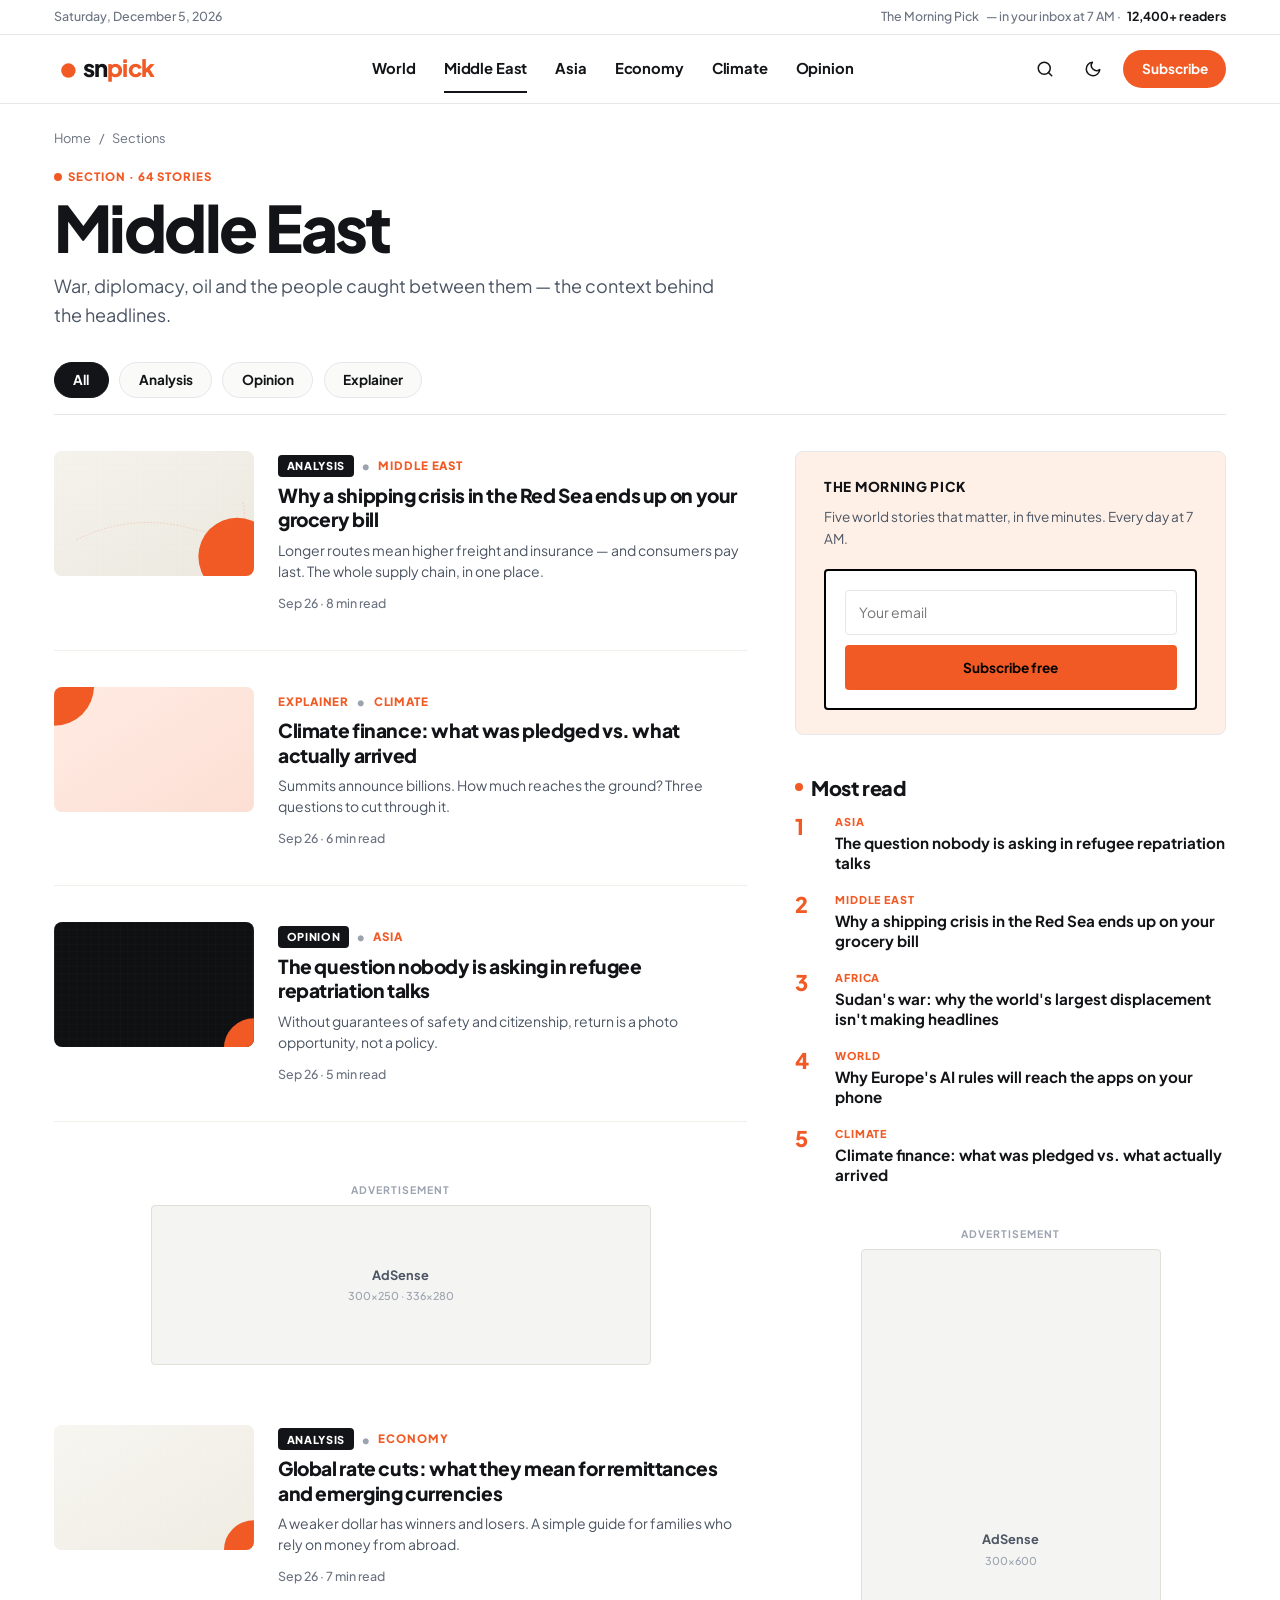
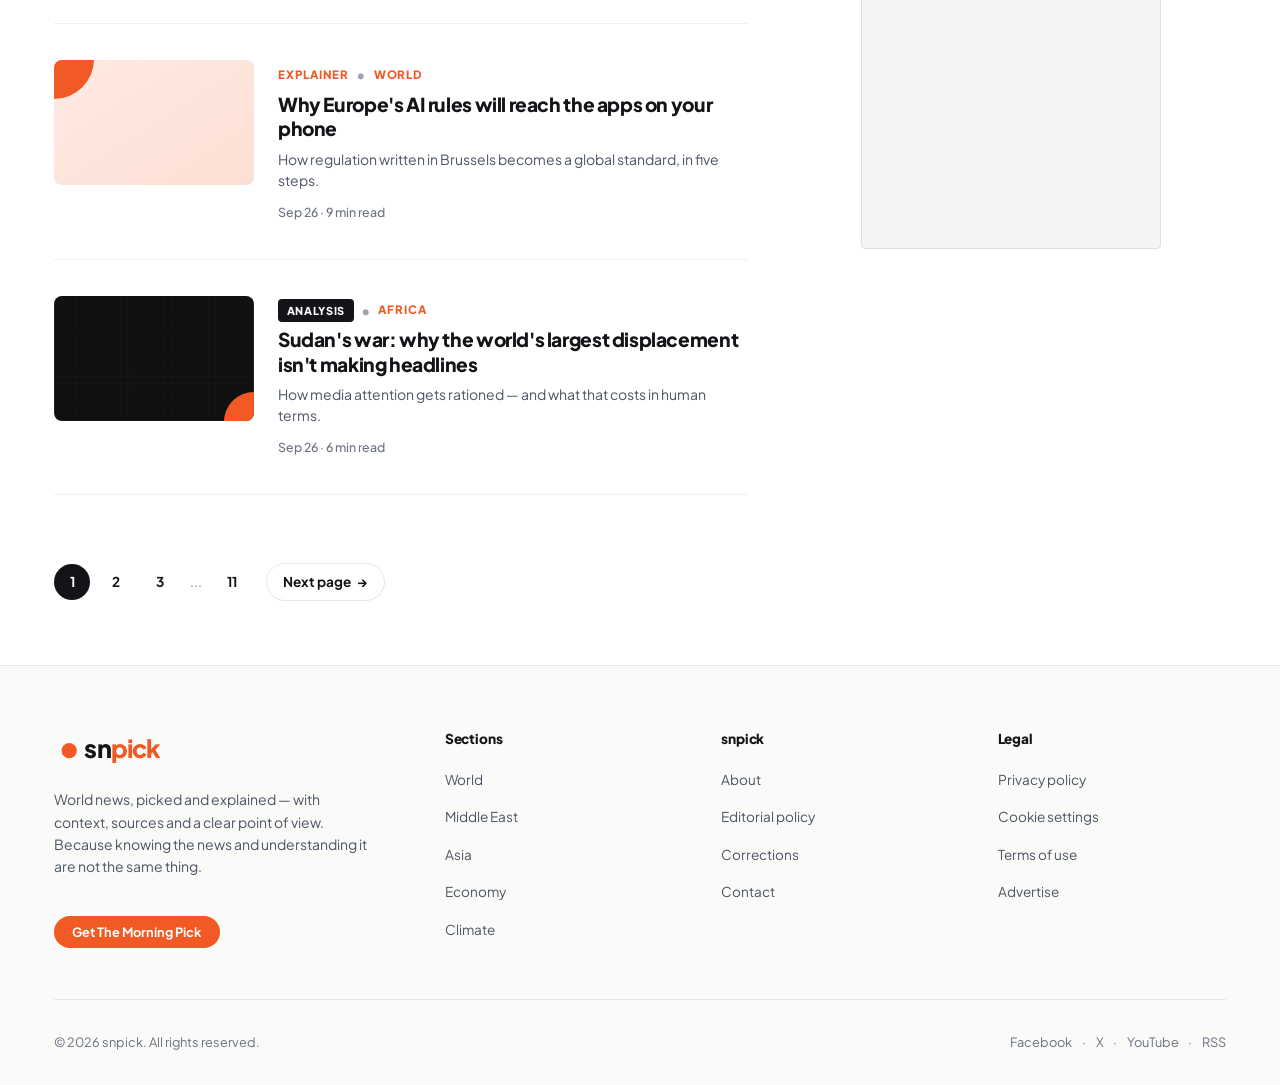
<file: category.html>
<!DOCTYPE html>
<html lang="en" data-theme="light">
<head>
  <meta charset="UTF-8">
  <meta name="viewport" content="width=device-width, initial-scale=1.0">
  <title>Middle East — snpick</title>
  <meta name="description" content="War, diplomacy, oil and the people caught between them — the context behind the headlines.">
  <link rel="icon" type="image/svg+xml" href="assets/logo.svg">

  <!-- Core CSS -->
  <link rel="stylesheet" href="css/variables.css">
  <link rel="stylesheet" href="css/base.css">
  <link rel="stylesheet" href="css/components.css">
  <link rel="stylesheet" href="css/responsive.css">
</head>
<body>
  <a href="#mainCategoryContent" class="skip-link">Skip to category content</a>

  <!-- Top Date & Newsletter Ticker Bar -->
  <div class="top-ticker-bar">
    <div class="container top-ticker-inner">
      <div class="top-ticker-date" id="currentDateText">Saturday, September 26, 2026</div>
      <div class="top-ticker-newsletter">
        <span>The Morning Pick</span> — in your inbox at 7 AM · <strong>12,400+ readers</strong>
      </div>
    </div>
  </div>

  <!-- Main Site Header -->
  <header class="site-header">
    <div class="container nav-container">
      <a href="index.html" class="header-brand" aria-label="snpick homepage">
        <svg viewBox="0 0 280 70" role="img" aria-hidden="true">
          <circle cx="28" cy="38" r="14" fill="#F15A24" />
          <text x="56" y="51" font-family="'Plus Jakarta Sans', system-ui, sans-serif" font-weight="900" font-size="46" letter-spacing="-1.5px" fill="currentColor">sn<tspan fill="#F15A24">pick</tspan></text>
        </svg>
      </a>

      <!-- Desktop Navigation Links -->
      <nav class="header-nav" aria-label="Primary navigation">
        <a href="category.html" class="nav-link">World</a>
        <a href="category.html" class="nav-link active">Middle East</a>
        <a href="category.html" class="nav-link">Asia</a>
        <a href="category.html" class="nav-link">Economy</a>
        <a href="category.html" class="nav-link">Climate</a>
        <a href="category.html" class="nav-link">Opinion</a>
      </nav>

      <!-- Action Buttons -->
      <div class="header-actions">
        <button type="button" class="btn-icon search-open-btn" aria-label="Search stories" title="Search stories (Ctrl+K)">
          <svg viewBox="0 0 24 24" fill="none" stroke="currentColor" stroke-width="2" stroke-linecap="round" stroke-linejoin="round">
            <circle cx="11" cy="11" r="8"></circle>
            <line x1="21" y1="21" x2="16.65" y2="16.65"></line>
          </svg>
        </button>

        <button type="button" class="btn-icon theme-toggle-btn" aria-label="Toggle theme" title="Toggle theme">
          <svg viewBox="0 0 24 24" fill="none" stroke="currentColor" stroke-width="2" stroke-linecap="round" stroke-linejoin="round">
            <path d="M21 12.79A9 9 0 1 1 11.21 3 7 7 0 0 0 21 12.79z"></path>
          </svg>
        </button>

        <a href="#categoryNewsletter" class="btn-subscribe-header">Subscribe</a>

        <button type="button" class="btn-icon mobile-menu-toggle" aria-label="Open navigation menu">
          <svg viewBox="0 0 24 24" fill="none" stroke="currentColor" stroke-width="2" stroke-linecap="round" stroke-linejoin="round">
            <line x1="3" y1="12" x2="21" y2="12"></line>
            <line x1="3" y1="6" x2="21" y2="6"></line>
            <line x1="3" y1="18" x2="21" y2="18"></line>
          </svg>
        </button>
      </div>
    </div>
  </header>

  <!-- Category Main View -->
  <main id="mainCategoryContent">
    <div class="container">
      
      <!-- Category Header -->
      <header class="category-header-wrap">
        <nav class="article-breadcrumbs" aria-label="Breadcrumbs" style="margin-bottom: 0.85rem;">
          <a href="index.html">Home</a>
          <span>/</span>
          <span>Sections</span>
        </nav>

        <div class="category-stories-count">
          <span class="orange-dot"></span>
          <span>SECTION · 64 STORIES</span>
        </div>

        <h1 class="category-page-title">Middle East</h1>
        <p class="category-description">
          War, diplomacy, oil and the people caught between them — the context behind the headlines.
        </p>
      </header>

      <!-- Interactive Filter Pills -->
      <div class="filter-pills-bar" role="toolbar" aria-label="Filter stories by format">
        <button type="button" class="filter-pill-btn active" data-filter="all">All</button>
        <button type="button" class="filter-pill-btn" data-filter="analysis">Analysis</button>
        <button type="button" class="filter-pill-btn" data-filter="opinion">Opinion</button>
        <button type="button" class="filter-pill-btn" data-filter="explainer">Explainer</button>
      </div>

      <!-- Main Layout: Articles Feed + Right Sidebar -->
      <div class="category-archive-layout">
        
        <!-- Feed of Stories (dynamically filterable) -->
        <section class="feed-articles-list" id="categoryFeedList" aria-label="Middle East articles list">
          
          <!-- Story 1 -->
          <article class="feed-article-row" data-format="analysis">
            <a href="article.html" class="feed-article-thumb">
              <img src="assets/images/thumb-red-sea.svg" alt="Red Sea shipping crisis graphic" width="600" height="380" loading="eager">
            </a>
            <div>
              <div class="badge-category">
                <span class="badge-tag-pill">ANALYSIS</span>
                <span class="dot-separator">•</span>
                <span>MIDDLE EAST</span>
              </div>
              <h2 class="feed-article-title">
                <a href="article.html">Why a shipping crisis in the Red Sea ends up on your grocery bill</a>
              </h2>
              <p class="feed-article-excerpt">
                Longer routes mean higher freight and insurance — and consumers pay last. The whole supply chain, in one place.
              </p>
              <div class="card-meta-line">Sep 26 · 8 min read</div>
            </div>
          </article>

          <!-- Story 2 -->
          <article class="feed-article-row" data-format="explainer">
            <a href="article.html" class="feed-article-thumb">
              <img src="assets/images/thumb-climate.svg" alt="Climate finance graphic" width="600" height="380" loading="lazy">
            </a>
            <div>
              <div class="badge-category">
                <span>EXPLAINER</span>
                <span class="dot-separator">•</span>
                <span>CLIMATE</span>
              </div>
              <h2 class="feed-article-title">
                <a href="article.html">Climate finance: what was pledged vs. what actually arrived</a>
              </h2>
              <p class="feed-article-excerpt">
                Summits announce billions. How much reaches the ground? Three questions to cut through it.
              </p>
              <div class="card-meta-line">Sep 26 · 6 min read</div>
            </div>
          </article>

          <!-- Story 3 -->
          <article class="feed-article-row" data-format="opinion">
            <a href="article.html" class="feed-article-thumb">
              <img src="assets/images/thumb-dark.svg" alt="Refugee repatriation graphic" width="600" height="380" loading="lazy">
            </a>
            <div>
              <div class="badge-category">
                <span class="badge-tag-pill">OPINION</span>
                <span class="dot-separator">•</span>
                <span>ASIA</span>
              </div>
              <h2 class="feed-article-title">
                <a href="article.html">The question nobody is asking in refugee repatriation talks</a>
              </h2>
              <p class="feed-article-excerpt">
                Without guarantees of safety and citizenship, return is a photo opportunity, not a policy.
              </p>
              <div class="card-meta-line">Sep 26 · 5 min read</div>
            </div>
          </article>

          <!-- In-Feed AdSlot -->
          <div class="ad-slot-container" style="margin: 1.5rem 0;">
            <span class="ad-label">Advertisement</span>
            <div class="ad-slot-box" style="width: 100%; height: 160px; max-width: 500px;">
              <span class="ad-network">AdSense</span>
              <span class="ad-dims">300×250 · 336×280</span>
            </div>
          </div>

          <!-- Story 4 -->
          <article class="feed-article-row" data-format="analysis">
            <a href="article.html" class="feed-article-thumb">
              <img src="assets/images/thumb-economy.svg" alt="Global rate cuts graphic" width="600" height="380" loading="lazy">
            </a>
            <div>
              <div class="badge-category">
                <span class="badge-tag-pill">ANALYSIS</span>
                <span class="dot-separator">•</span>
                <span>ECONOMY</span>
              </div>
              <h2 class="feed-article-title">
                <a href="article.html">Global rate cuts: what they mean for remittances and emerging currencies</a>
              </h2>
              <p class="feed-article-excerpt">
                A weaker dollar has winners and losers. A simple guide for families who rely on money from abroad.
              </p>
              <div class="card-meta-line">Sep 26 · 7 min read</div>
            </div>
          </article>

          <!-- Story 5 -->
          <article class="feed-article-row" data-format="explainer">
            <a href="article.html" class="feed-article-thumb">
              <img src="assets/images/thumb-climate.svg" alt="European AI rules graphic" width="600" height="380" loading="lazy">
            </a>
            <div>
              <div class="badge-category">
                <span>EXPLAINER</span>
                <span class="dot-separator">•</span>
                <span>WORLD</span>
              </div>
              <h2 class="feed-article-title">
                <a href="article.html">Why Europe's AI rules will reach the apps on your phone</a>
              </h2>
              <p class="feed-article-excerpt">
                How regulation written in Brussels becomes a global standard, in five steps.
              </p>
              <div class="card-meta-line">Sep 26 · 9 min read</div>
            </div>
          </article>

          <!-- Story 6 -->
          <article class="feed-article-row" data-format="analysis">
            <a href="article.html" class="feed-article-thumb">
              <img src="assets/images/thumb-dark.svg" alt="Sudan war graphic" width="600" height="380" loading="lazy">
            </a>
            <div>
              <div class="badge-category">
                <span class="badge-tag-pill">ANALYSIS</span>
                <span class="dot-separator">•</span>
                <span>AFRICA</span>
              </div>
              <h2 class="feed-article-title">
                <a href="article.html">Sudan's war: why the world's largest displacement isn't making headlines</a>
              </h2>
              <p class="feed-article-excerpt">
                How media attention gets rationed — and what that costs in human terms.
              </p>
              <div class="card-meta-line">Sep 26 · 6 min read</div>
            </div>
          </article>

          <!-- Pagination UI -->
          <nav class="pagination-container" aria-label="Stories pagination">
            <button type="button" class="page-num-btn active" aria-current="page">1</button>
            <button type="button" class="page-num-btn">2</button>
            <button type="button" class="page-num-btn">3</button>
            <span class="page-ellipsis">...</span>
            <button type="button" class="page-num-btn">11</button>
            <button type="button" class="btn-next-page">
              <span>Next page</span>
              <span aria-hidden="true">&rarr;</span>
            </button>
          </nav>
        </section>

        <!-- Right Sidebar Widgets -->
        <aside class="category-sidebar" aria-label="Sidebar information">
          
          <!-- Newsletter Box -->
          <div class="takeaways-callout" id="categoryNewsletter" style="margin-bottom: 2.5rem; background-color: var(--bg-newsletter);">
            <div class="takeaways-title" style="margin-bottom: 0.5rem;">
              <span>The Morning Pick</span>
            </div>
            <p style="font-size: 0.85rem; color: var(--text-secondary); margin-bottom: 1.25rem;">
              Five world stories that matter, in five minutes. Every day at 7 AM.
            </p>
            <form class="newsletter-form" novalidate style="background-color: #ffffff; border: 2px solid #000000; border-radius: var(--radius-sm); padding: 1.15rem;">
              <div style="display: flex; flex-direction: column; gap: 0.65rem;">
                <label for="catSidebarEmail" class="sr-only">Your email</label>
                <input type="email" id="catSidebarEmail" placeholder="Your email" required autocomplete="email" style="background-color: var(--bg-page); border: 1px solid var(--border-light); border-radius: var(--radius-sm); padding: 0.65rem 0.85rem; font-size: 0.875rem; color: var(--text-primary);">
                <button type="submit" class="btn-primary-pill" style="width: 100%; border-radius: var(--radius-sm); font-size: 0.85rem; color: #000000; font-weight: 700;">Subscribe free</button>
              </div>
            </form>
          </div>

          <!-- Most Read Section -->
          <div class="most-read-widget">
            <div class="section-title-wrap">
              <span class="orange-dot"></span>
              <h3 class="section-title">Most read</h3>
            </div>

            <ol class="most-read-list">
              <li class="most-read-item">
                <span class="most-read-num">1</span>
                <div class="most-read-content">
                  <span class="most-read-category">ASIA</span>
                  <a href="article.html" class="most-read-title">The question nobody is asking in refugee repatriation talks</a>
                </div>
              </li>
              <li class="most-read-item">
                <span class="most-read-num">2</span>
                <div class="most-read-content">
                  <span class="most-read-category">MIDDLE EAST</span>
                  <a href="article.html" class="most-read-title">Why a shipping crisis in the Red Sea ends up on your grocery bill</a>
                </div>
              </li>
              <li class="most-read-item">
                <span class="most-read-num">3</span>
                <div class="most-read-content">
                  <span class="most-read-category">AFRICA</span>
                  <a href="article.html" class="most-read-title">Sudan's war: why the world's largest displacement isn't making headlines</a>
                </div>
              </li>
              <li class="most-read-item">
                <span class="most-read-num">4</span>
                <div class="most-read-content">
                  <span class="most-read-category">WORLD</span>
                  <a href="article.html" class="most-read-title">Why Europe's AI rules will reach the apps on your phone</a>
                </div>
              </li>
              <li class="most-read-item">
                <span class="most-read-num">5</span>
                <div class="most-read-content">
                  <span class="most-read-category">CLIMATE</span>
                  <a href="article.html" class="most-read-title">Climate finance: what was pledged vs. what actually arrived</a>
                </div>
              </li>
            </ol>
          </div>

          <!-- Vertical Skyscraper Ad -->
          <div class="ad-slot-container" style="margin-top: 2.5rem;">
            <span class="ad-label">Advertisement</span>
            <div class="ad-slot-box ad-skyscraper">
              <span class="ad-network">AdSense</span>
              <span class="ad-dims">300×600</span>
            </div>
          </div>
        </aside>

      </div>
    </div>
  </main>

  <!-- Global Footer -->
  <footer class="site-footer">
    <div class="container">
      <div class="footer-top-grid">
        <div class="footer-brand-col">
          <a href="index.html" class="footer-brand-logo" aria-label="snpick footer home">
            <svg viewBox="0 0 280 70" role="img" aria-hidden="true">
              <circle cx="28" cy="38" r="14" fill="#F15A24" />
              <text x="56" y="51" font-family="'Plus Jakarta Sans', system-ui, sans-serif" font-weight="900" font-size="46" letter-spacing="-1.5px" fill="currentColor">sn<tspan fill="#F15A24">pick</tspan></text>
            </svg>
          </a>
          <p class="footer-tagline">
            World news, picked and explained — with context, sources and a clear point of view. Because knowing the news and understanding it are not the same thing.
          </p>
          <div>
            <a href="about.html" class="btn-primary-pill" style="font-size: 0.8rem; padding: 0.5rem 1.15rem;">Get The Morning Pick</a>
          </div>
        </div>

        <div class="footer-nav-col">
          <h4 class="footer-col-title">Sections</h4>
          <ul class="footer-links-list">
            <li><a href="category.html" class="footer-link">World</a></li>
            <li><a href="category.html" class="footer-link">Middle East</a></li>
            <li><a href="category.html" class="footer-link">Asia</a></li>
            <li><a href="category.html" class="footer-link">Economy</a></li>
            <li><a href="category.html" class="footer-link">Climate</a></li>
          </ul>
        </div>

        <div class="footer-nav-col">
          <h4 class="footer-col-title">snpick</h4>
          <ul class="footer-links-list">
            <li><a href="about.html" class="footer-link">About</a></li>
            <li><a href="about.html#editorial-policy" class="footer-link">Editorial policy</a></li>
            <li><a href="about.html#corrections" class="footer-link">Corrections</a></li>
            <li><a href="about.html#contact" class="footer-link">Contact</a></li>
          </ul>
        </div>

        <div class="footer-nav-col">
          <h4 class="footer-col-title">Legal</h4>
          <ul class="footer-links-list">
            <li><a href="#" class="footer-link">Privacy policy</a></li>
            <li><a href="#" class="footer-link">Cookie settings</a></li>
            <li><a href="#" class="footer-link">Terms of use</a></li>
            <li><a href="#" class="footer-link">Advertise</a></li>
          </ul>
        </div>
      </div>

      <div class="footer-bottom-bar">
        <div>&copy; 2026 snpick. All rights reserved.</div>
        <div class="footer-social-links">
          <a href="#" class="footer-social-link">Facebook</a>
          <span>·</span>
          <a href="#" class="footer-social-link">X</a>
          <span>·</span>
          <a href="#" class="footer-social-link">YouTube</a>
          <span>·</span>
          <a href="#" class="footer-social-link">RSS</a>
        </div>
      </div>
    </div>
  </footer>

  <!-- Mobile Off-Canvas Drawer -->
  <div class="mobile-drawer-overlay" id="drawerOverlay" aria-hidden="true"></div>
  <aside class="mobile-drawer" id="mobileDrawer" aria-label="Mobile navigation drawer">
    <div class="mobile-drawer-header">
      <div class="mobile-drawer-brand">
        <svg viewBox="0 0 280 70" role="img" aria-hidden="true">
          <circle cx="28" cy="38" r="14" fill="#F15A24" />
          <text x="56" y="51" font-family="'Plus Jakarta Sans', system-ui, sans-serif" font-weight="900" font-size="46" letter-spacing="-1.5px" fill="currentColor">sn<tspan fill="#F15A24">pick</tspan></text>
        </svg>
      </div>
      <button type="button" class="btn-icon" id="closeDrawerBtn" aria-label="Close menu">
        <svg viewBox="0 0 24 24" fill="none" stroke="currentColor" stroke-width="2">
          <line x1="18" y1="6" x2="6" y2="18"></line>
          <line x1="6" y1="6" x2="18" y2="18"></line>
        </svg>
      </button>
    </div>

    <ul class="mobile-nav-list">
      <li><a href="index.html" class="mobile-nav-link">Home</a></li>
      <li><a href="category.html" class="mobile-nav-link">World</a></li>
      <li><a href="category.html" class="mobile-nav-link active">Middle East</a></li>
      <li><a href="category.html" class="mobile-nav-link">Asia</a></li>
      <li><a href="category.html" class="mobile-nav-link">Economy</a></li>
      <li><a href="category.html" class="mobile-nav-link">Climate</a></li>
      <li><a href="category.html" class="mobile-nav-link">Opinion</a></li>
      <li><a href="about.html" class="mobile-nav-link">About & Mission</a></li>
    </ul>

    <div class="mobile-drawer-footer">
      <button type="button" class="mobile-theme-btn theme-toggle-btn">
        <span>Appearance</span>
        <span class="mobile-theme-label">Dark Mode</span>
      </button>
    </div>
  </aside>

  <!-- Live Search Dialog -->
  <dialog id="searchModal" class="search-modal" closedby="any" aria-labelledby="searchModalLabel">
    <div class="search-dialog-inner">
      <div class="search-input-header">
        <svg viewBox="0 0 24 24" width="20" height="20" fill="none" stroke="currentColor" stroke-width="2" stroke-linecap="round" stroke-linejoin="round">
          <circle cx="11" cy="11" r="8"></circle>
          <line x1="21" y1="21" x2="16.65" y2="16.65"></line>
        </svg>
        <label for="searchModalInput" id="searchModalLabel" class="sr-only">Search stories</label>
        <input type="search" id="searchModalInput" class="search-modal-input" placeholder="Search stories, topics, keywords..." autocomplete="off">
        <button type="button" class="btn-close-modal" id="closeSearchBtn" aria-label="Close search">
          <svg viewBox="0 0 24 24" width="20" height="20" fill="none" stroke="currentColor" stroke-width="2">
            <line x1="18" y1="6" x2="6" y2="18"></line>
            <line x1="6" y1="6" x2="18" y2="18"></line>
          </svg>
        </button>
      </div>

      <ul class="search-results-list" id="searchResultsList"></ul>

      <div class="search-dialog-footer">
        <span>Press <kbd class="kbd-shortcut">ESC</kbd> to close</span>
        <span>Instant keyword search</span>
      </div>
    </div>
  </dialog>

  <!-- Floating Toast Notification -->
  <div id="appToast" class="app-toast" role="status" aria-live="polite"></div>

  <!-- JavaScript Modules -->
  <script src="js/data.js"></script>
  <script src="js/theme.js"></script>
  <script src="js/search.js"></script>
  <script src="js/main.js"></script>
</body>
</html>
</file>
<file: css/variables.css>
/* ==========================================================================
   snpick Design Tokens & Theme Variables
   Supports Light & Dark Modes with persistent user switching
   ========================================================================== */

@import url('https://fonts.googleapis.com/css2?family=Newsreader:ital,opsz,wght@0,6..72,400..800;1,6..72,400..700&family=Plus+Jakarta+Sans:wght@400;500;600;700;800&family=JetBrains+Mono:wght@400;500&display=swap');

:root {
  /* Brand Core Colors */
  --brand-orange: #F15A24;
  --brand-orange-hover: #D94614;
  --brand-orange-subtle: #FFF0E8;
  --brand-orange-tint: rgba(241, 90, 36, 0.12);

  /* Light Theme (Default: Editorial Clean Paper) */
  --bg-page: #FFFFFF;
  --bg-surface: #FAFAF8;
  --bg-surface-elevated: #FFFFFF;
  --bg-subtle: #F3F4F6;
  --bg-newsletter: #FFF0E7;
  --bg-ad: #F4F4F2;
  
  --text-primary: #121417;
  --text-secondary: #4B5563;
  --text-muted: #6B7280;
  --text-faint: #9CA3AF;
  
  --border-light: #E5E7EB;
  --border-subtle: #F0EFEA;
  --border-strong: #121417;
  --border-ad: #E0DFD8;

  --accent-dot: #F15A24;
  --code-bg: #F3F4F6;

  /* Typography */
  --font-editorial: 'Newsreader', Georgia, 'Times New Roman', serif;
  --font-sans: 'Plus Jakarta Sans', system-ui, -apple-system, BlinkMacSystemFont, 'Segoe UI', Roboto, sans-serif;
  --font-mono: 'JetBrains Mono', Consolas, Monaco, monospace;

  /* Layout & Geometry */
  --container-width: 1220px;
  --radius-sm: 4px;
  --radius-md: 8px;
  --radius-lg: 14px;
  --radius-xl: 20px;
  --radius-full: 9999px;

  /* Shadows */
  --shadow-subtle: 0 1px 3px rgba(0, 0, 0, 0.04);
  --shadow-card: 0 4px 12px rgba(0, 0, 0, 0.05);
  --shadow-modal: 0 20px 40px -8px rgba(0, 0, 0, 0.24);

  /* Transitions */
  --transition-fast: 150ms ease;
  --transition-base: 250ms cubic-bezier(0.16, 1, 0.3, 1);
  --transition-slow: 350ms cubic-bezier(0.16, 1, 0.3, 1);

  /* Browser Native Theme Hook */
  color-scheme: light dark;
}

/* System Dark Mode Fallback */
@media (prefers-color-scheme: dark) {
  :root:not([data-theme="light"]) {
    --bg-page: #0D0F12;
    --bg-surface: #14171D;
    --bg-surface-elevated: #1B1E26;
    --bg-subtle: #212530;
    --bg-newsletter: #241611;
    --bg-ad: #181B22;

    --text-primary: #F3F4F6;
    --text-secondary: #9CA3AF;
    --text-muted: #818896;
    --text-faint: #5D6370;

    --border-light: #262B36;
    --border-subtle: #1C2028;
    --border-strong: #E5E7EB;
    --border-ad: #272C38;
    
    --brand-orange-subtle: #2B1812;
    --brand-orange-tint: rgba(241, 90, 36, 0.22);
    --shadow-subtle: 0 1px 3px rgba(0, 0, 0, 0.3);
    --shadow-card: 0 4px 14px rgba(0, 0, 0, 0.4);
    --shadow-modal: 0 20px 45px -8px rgba(0, 0, 0, 0.7);
  }
}

/* Explicit Dark Theme (User Toggle) */
[data-theme="dark"] {
  --bg-page: #0D0F12;
  --bg-surface: #14171D;
  --bg-surface-elevated: #1B1E26;
  --bg-subtle: #212530;
  --bg-newsletter: #241611;
  --bg-ad: #181B22;

  --text-primary: #F3F4F6;
  --text-secondary: #9CA3AF;
  --text-muted: #818896;
  --text-faint: #5D6370;

  --border-light: #262B36;
  --border-subtle: #1C2028;
  --border-strong: #E5E7EB;
  --border-ad: #272C38;
  
  --brand-orange-subtle: #2B1812;
  --brand-orange-tint: rgba(241, 90, 36, 0.22);
  --shadow-subtle: 0 1px 3px rgba(0, 0, 0, 0.3);
  --shadow-card: 0 4px 14px rgba(0, 0, 0, 0.4);
  --shadow-modal: 0 20px 45px -8px rgba(0, 0, 0, 0.7);
}

/* Explicit Light Theme (User Toggle) */
[data-theme="light"] {
  --bg-page: #FFFFFF;
  --bg-surface: #FAFAF8;
  --bg-surface-elevated: #FFFFFF;
  --bg-subtle: #F3F4F6;
  --bg-newsletter: #FFF0E7;
  --bg-ad: #F4F4F2;
  
  --text-primary: #121417;
  --text-secondary: #4B5563;
  --text-muted: #6B7280;
  --text-faint: #9CA3AF;
  
  --border-light: #E5E7EB;
  --border-subtle: #F0EFEA;
  --border-strong: #121417;
  --border-ad: #E0DFD8;

  --brand-orange-subtle: #FFF0E8;
  --brand-orange-tint: rgba(241, 90, 36, 0.12);
  --shadow-subtle: 0 1px 3px rgba(0, 0, 0, 0.04);
  --shadow-card: 0 4px 12px rgba(0, 0, 0, 0.05);
  --shadow-modal: 0 20px 40px -8px rgba(0, 0, 0, 0.24);
}
</file>
<file: css/base.css>
/* ==========================================================================
   snpick Base Styles & Editorial Typography
   ========================================================================== */

*,
*::before,
*::after {
  box-sizing: border-box;
  margin: 0;
  padding: 0;
}

html {
  font-size: 16px;
  scroll-behavior: smooth;
  -webkit-text-size-adjust: 100%;
  overflow-x: hidden;
  overflow-x: clip;
}

body {
  font-family: var(--font-sans);
  background-color: var(--bg-page);
  color: var(--text-primary);
  line-height: 1.6;
  -webkit-font-smoothing: antialiased;
  -moz-osx-font-smoothing: grayscale;
  transition: background-color var(--transition-base), color var(--transition-base);
  min-height: 100vh;
  display: flex;
  flex-direction: column;
  width: 100%;
  max-width: 100%;
  overflow-x: hidden;
  overflow-x: clip;
}

main {
  flex: 1 0 auto;
  width: 100%;
  max-width: 100%;
  overflow-x: clip;
}

/* Accessibility: Skip Navigation Link */
.skip-link {
  position: absolute;
  top: -100px;
  left: 1rem;
  background: var(--brand-orange);
  color: #FFFFFF;
  padding: 0.5rem 1rem;
  font-size: 0.875rem;
  font-weight: 600;
  border-radius: var(--radius-sm);
  z-index: 1000;
  transition: top var(--transition-fast);
  text-decoration: none;
}

.skip-link:focus {
  top: 1rem;
}

/* Text Selection */
::selection {
  background: var(--brand-orange);
  color: #FFFFFF;
}

/* Typography Hierarchy */
h1,
h2,
h3,
h4,
h5,
h6 {
  font-family: var(--font-sans);
  font-weight: 700;
  line-height: 1.25;
  color: var(--text-primary);
  letter-spacing: -0.02em;
}

.headline-editorial {
  font-family: var(--font-sans);
  font-weight: 800;
  letter-spacing: -0.03em;
  line-height: 1.15;
}

.story-lead-title {
  font-size: clamp(2rem, 3.2vw + 1rem, 3.1rem);
  font-weight: 800;
  letter-spacing: -0.035em;
  line-height: 1.12;
  color: var(--text-primary);
  margin-top: 0.75rem;
  margin-bottom: 0.85rem;
}

.story-lead-summary {
  font-size: 1.125rem;
  line-height: 1.65;
  color: var(--text-secondary);
  font-weight: 400;
  margin-bottom: 1.25rem;
}

p {
  margin-bottom: 1.25rem;
  color: var(--text-secondary);
}

p:last-child {
  margin-bottom: 0;
}

a {
  color: inherit;
  text-decoration: none;
  transition: color var(--transition-fast), opacity var(--transition-fast);
}

a:hover {
  color: var(--brand-orange);
}

p,
h1,
h2,
h3,
h4,
h5,
h6,
span,
a,
blockquote,
figcaption {
  overflow-wrap: break-word;
}

img,
svg,
video,
canvas,
iframe {
  display: block;
  max-width: 100%;
  height: auto;
}

button,
input,
textarea,
select {
  font: inherit;
  color: inherit;
  border: none;
  background: none;
  outline: none;
}

button {
  cursor: pointer;
}

/* Containers */
.container {
  width: 100%;
  max-width: var(--container-width);
  margin-left: auto;
  margin-right: auto;
  padding-left: 1.5rem;
  padding-right: 1.5rem;
}

/* Section Header Dividers (as seen in the design: orange dot + title) */
.section-heading-bar {
  display: flex;
  align-items: center;
  justify-content: space-between;
  padding-top: 0.85rem;
  border-top: 1.5px solid var(--border-strong);
  margin-bottom: 1.75rem;
}

.section-title-wrap {
  display: flex;
  align-items: center;
  gap: 0.5rem;
}

.section-title {
  font-size: 1.25rem;
  font-weight: 800;
  letter-spacing: -0.02em;
  color: var(--text-primary);
}

.orange-dot {
  display: inline-block;
  width: 8px;
  height: 8px;
  border-radius: 50%;
  background-color: var(--brand-orange);
}

.section-more-link {
  font-size: 0.85rem;
  font-weight: 700;
  color: var(--text-primary);
  display: inline-flex;
  align-items: center;
  gap: 0.35rem;
  transition: transform var(--transition-fast), color var(--transition-fast);
}

.section-more-link:hover {
  color: var(--brand-orange);
  transform: translateX(3px);
}

/* Category & Format Badges (e.g., ANALYSIS • MIDDLE EAST) */
.badge-category {
  display: inline-flex;
  align-items: center;
  gap: 0.45rem;
  font-size: 0.72rem;
  font-weight: 800;
  letter-spacing: 0.08em;
  text-transform: uppercase;
  color: var(--brand-orange);
}

.badge-category .dot-separator {
  color: var(--text-faint);
  font-size: 0.85rem;
}

.badge-tag-pill {
  display: inline-block;
  padding: 0.15rem 0.55rem;
  background-color: var(--text-primary);
  color: var(--bg-page);
  border-radius: var(--radius-sm);
  font-size: 0.68rem;
  font-weight: 800;
  letter-spacing: 0.06em;
  text-transform: uppercase;
}

/* Helper Utilities */
.sr-only {
  position: absolute;
  width: 1px;
  height: 1px;
  padding: 0;
  margin: -1px;
  overflow: hidden;
  clip: rect(0, 0, 0, 0);
  white-space: nowrap;
  border-width: 0;
}
</file>
<file: css/components.css>
/* ==========================================================================
   snpick Component Styles
   ========================================================================== */

/* --------------------------------------------------------------------------
   1. Top Reader Ticker Bar
   -------------------------------------------------------------------------- */
.top-ticker-bar {
  border-bottom: 1px solid var(--border-light);
  font-size: 0.775rem;
  color: var(--text-muted);
  background-color: var(--bg-page);
  padding: 0.45rem 0;
}

.top-ticker-inner {
  display: flex;
  align-items: center;
  justify-content: space-between;
  gap: 1rem;
}

.top-ticker-date {
  font-weight: 500;
}

.top-ticker-newsletter {
  font-weight: 500;
  display: flex;
  align-items: center;
  gap: 0.4rem;
}

.top-ticker-newsletter strong {
  color: var(--text-primary);
  font-weight: 700;
}

/* --------------------------------------------------------------------------
   2. Main Navigation Header
   -------------------------------------------------------------------------- */
.site-header {
  position: sticky;
  top: 0;
  z-index: 100;
  background-color: var(--bg-page);
  border-bottom: 1px solid var(--border-light);
  transition: background-color var(--transition-base), border-color var(--transition-base);
}

.nav-container {
  display: flex;
  align-items: center;
  justify-content: space-between;
  height: 68px;
}

.header-brand {
  display: flex;
  align-items: center;
  height: 38px;
  width: auto;
  color: var(--text-primary);
}

.header-brand svg {
  height: 36px;
  width: auto;
}

.header-nav {
  display: flex;
  align-items: center;
  gap: 1.75rem;
}

.nav-link {
  font-size: 0.925rem;
  font-weight: 700;
  color: var(--text-primary);
  position: relative;
  padding: 0.5rem 0;
  letter-spacing: -0.01em;
}

.nav-link:hover {
  color: var(--brand-orange);
}

.nav-link.active {
  color: var(--text-primary);
}

.nav-link.active::after {
  content: '';
  position: absolute;
  bottom: -4px;
  left: 0;
  width: 100%;
  height: 2px;
  background-color: var(--text-primary);
}

.header-actions {
  display: flex;
  align-items: center;
  gap: 0.75rem;
}

.btn-icon {
  display: inline-flex;
  align-items: center;
  justify-content: center;
  width: 36px;
  height: 36px;
  border-radius: 50%;
  color: var(--text-primary);
  transition: background-color var(--transition-fast), color var(--transition-fast);
}

.btn-icon:hover {
  background-color: var(--bg-subtle);
  color: var(--brand-orange);
}

.btn-icon svg {
  width: 18px;
  height: 18px;
  stroke-width: 2;
}

.btn-subscribe-header {
  background-color: var(--brand-orange);
  color: #FFFFFF;
  font-size: 0.85rem;
  font-weight: 700;
  padding: 0.5rem 1.15rem;
  border-radius: var(--radius-full);
  transition: background-color var(--transition-fast), transform var(--transition-fast);
}

.btn-subscribe-header:hover {
  background-color: var(--brand-orange-hover);
  transform: translateY(-1px);
}

.mobile-menu-toggle {
  display: none;
}

/* --------------------------------------------------------------------------
   3. "Today in 30 seconds" Ticker Box
   -------------------------------------------------------------------------- */
.today-summary-bar {
  margin: 1.5rem 0 1.25rem 0;
  background-color: var(--bg-surface);
  border: 1px solid var(--border-light);
  border-radius: var(--radius-md);
  padding: 0.85rem 1.25rem;
  display: flex;
  align-items: center;
  gap: 1.5rem;
  width: 100%;
  max-width: 100%;
  min-width: 0;
  box-sizing: border-box;
}

.today-summary-badge {
  flex-shrink: 0;
  border-right: 1px solid var(--border-light);
  padding-right: 1.25rem;
}

.today-summary-title {
  font-size: 0.875rem;
  font-weight: 800;
  color: var(--text-primary);
  white-space: nowrap;
}

.today-summary-time {
  font-size: 0.7rem;
  color: var(--text-muted);
  display: block;
  margin-top: 0.15rem;
}

.today-summary-items {
  display: flex;
  align-items: center;
  gap: 1.75rem;
  list-style: none;
  overflow-x: auto;
  scrollbar-width: none;
  min-width: 0;
  max-width: 100%;
  flex: 1;
}

.today-summary-items::-webkit-scrollbar {
  display: none;
}

.today-item {
  display: inline-flex;
  align-items: center;
  gap: 0.5rem;
  font-size: 0.825rem;
  font-weight: 600;
  color: var(--text-primary);
  white-space: nowrap;
}

.today-item:hover {
  color: var(--brand-orange);
}

/* --------------------------------------------------------------------------
   4. Advertising Placeholders (Standard IAB formats)
   -------------------------------------------------------------------------- */
.ad-slot-container {
  display: flex;
  flex-direction: column;
  align-items: center;
  justify-content: center;
  margin: 1.5rem 0;
  text-align: center;
  width: 100%;
  max-width: 100%;
  min-width: 0;
  box-sizing: border-box;
}

.ad-label {
  font-size: 0.65rem;
  font-weight: 700;
  letter-spacing: 0.1em;
  text-transform: uppercase;
  color: var(--text-faint);
  margin-bottom: 0.4rem;
}

.ad-slot-box {
  background-color: var(--bg-ad);
  border: 1px solid var(--border-ad);
  border-radius: var(--radius-sm);
  display: flex;
  flex-direction: column;
  align-items: center;
  justify-content: center;
  color: var(--text-muted);
  font-size: 0.75rem;
  font-weight: 500;
  position: relative;
  overflow: hidden;
  max-width: 100%;
  box-sizing: border-box;
  transition: opacity var(--transition-fast);
}

.ad-slot-box:hover {
  opacity: 0.9;
}

.ad-slot-box .ad-network {
  font-weight: 700;
  font-size: 0.8rem;
  color: var(--text-secondary);
}

.ad-slot-box .ad-dims {
  font-size: 0.675rem;
  color: var(--text-faint);
  margin-top: 0.15rem;
}

.ad-leaderboard {
  width: 100%;
  max-width: 970px;
  height: 90px;
}

.ad-rectangle {
  width: 100%;
  max-width: 336px;
  height: 250px;
  margin-top: 1.5rem;
}

.ad-skyscraper {
  width: 100%;
  max-width: 300px;
  height: 600px;
}

/* --------------------------------------------------------------------------
   5. Lead Story & Most Read Section
   -------------------------------------------------------------------------- */
.lead-section-grid {
  display: grid;
  grid-template-columns: minmax(0, 1.85fr) minmax(0, 1.15fr);
  gap: 2.75rem;
  margin-top: 1.5rem;
  margin-bottom: 3.5rem;
}

.lead-story-card {
  display: flex;
  flex-direction: column;
}

.lead-story-figure {
  width: 100%;
  aspect-ratio: 16 / 9;
  border-radius: var(--radius-lg);
  overflow: hidden;
  margin-bottom: 1.5rem;
  background-color: var(--bg-subtle);
}

.lead-story-figure img,
.lead-story-figure svg {
  width: 100%;
  height: 100%;
  object-fit: cover;
  transition: transform var(--transition-slow);
}

.lead-story-card:hover .lead-story-figure img,
.lead-story-card:hover .lead-story-figure svg {
  transform: scale(1.02);
}

.story-meta-byline {
  display: flex;
  align-items: center;
  gap: 0.5rem;
  font-size: 0.8rem;
  font-weight: 600;
  color: var(--text-muted);
}

.story-meta-byline .author-name {
  color: var(--text-primary);
  font-weight: 700;
}

.story-meta-byline .meta-sep {
  color: var(--text-faint);
}

/* Most Read Sidebar */
.most-read-widget {
  display: flex;
  flex-direction: column;
}

.most-read-list {
  list-style: none;
  display: flex;
  flex-direction: column;
  gap: 1.25rem;
  margin-top: 1rem;
}

.most-read-item {
  display: grid;
  grid-template-columns: 24px 1fr;
  gap: 1rem;
  align-items: start;
}

.most-read-num {
  font-size: 1.35rem;
  font-weight: 800;
  color: var(--brand-orange);
  line-height: 1;
}

.most-read-content {
  display: flex;
  flex-direction: column;
  gap: 0.25rem;
}

.most-read-category {
  font-size: 0.675rem;
  font-weight: 800;
  letter-spacing: 0.08em;
  text-transform: uppercase;
  color: var(--brand-orange);
  line-height: 1.2;
}

.most-read-title {
  font-size: 0.95rem;
  font-weight: 700;
  line-height: 1.35;
  color: var(--text-primary);
  transition: color var(--transition-fast);
}

.most-read-item:hover .most-read-title {
  color: var(--brand-orange);
}

/* --------------------------------------------------------------------------
   6. Latest Analysis 3-Column Card Grid
   -------------------------------------------------------------------------- */
.analysis-section {
  margin-bottom: 3.5rem;
}

.cards-grid-3 {
  display: grid;
  grid-template-columns: repeat(3, minmax(0, 1fr));
  gap: 2rem;
}

.article-card {
  display: flex;
  flex-direction: column;
}

.card-media {
  width: 100%;
  aspect-ratio: 16 / 10;
  border-radius: var(--radius-md);
  overflow: hidden;
  background-color: var(--bg-subtle);
  margin-bottom: 1.15rem;
}

.card-media img,
.card-media svg {
  width: 100%;
  height: 100%;
  object-fit: cover;
  transition: transform var(--transition-slow);
}

.article-card:hover .card-media img,
.article-card:hover .card-media svg {
  transform: scale(1.03);
}

.card-category-badge {
  margin-bottom: 0.5rem;
}

.card-title {
  font-size: 1.125rem;
  font-weight: 800;
  line-height: 1.3;
  margin-bottom: 0.65rem;
  color: var(--text-primary);
  transition: color var(--transition-fast);
}

.article-card:hover .card-title {
  color: var(--brand-orange);
}

.card-excerpt {
  font-size: 0.875rem;
  line-height: 1.55;
  color: var(--text-secondary);
  margin-bottom: 0.85rem;
  display: -webkit-box;
  -webkit-line-clamp: 3;
  line-clamp: 3;
  -webkit-box-orient: vertical;
  overflow: hidden;
}

.card-meta-line {
  font-size: 0.775rem;
  font-weight: 500;
  color: var(--text-muted);
  margin-top: auto;
}

/* --------------------------------------------------------------------------
   7. "The Morning Pick" Newsletter Banner Box
   -------------------------------------------------------------------------- */
.newsletter-banner {
  background-color: var(--bg-newsletter);
  border-radius: var(--radius-lg);
  padding: 2.75rem 2.5rem;
  margin: 3.5rem 0;
  border: 1px solid var(--border-subtle);
  position: relative;
  overflow: hidden;
}

.newsletter-grid {
  display: grid;
  grid-template-columns: minmax(0, 1.2fr) minmax(0, 1fr);
  gap: 2.5rem;
  align-items: center;
}

.newsletter-subhead {
  display: inline-flex;
  align-items: center;
  gap: 0.4rem;
  font-size: 0.72rem;
  font-weight: 800;
  letter-spacing: 0.08em;
  text-transform: uppercase;
  color: var(--brand-orange);
  margin-bottom: 0.5rem;
}

.newsletter-headline {
  font-size: clamp(1.5rem, 2vw + 1rem, 2.1rem);
  font-weight: 800;
  letter-spacing: -0.03em;
  line-height: 1.15;
  color: var(--text-primary);
  margin-bottom: 0.75rem;
}

.newsletter-desc {
  font-size: 0.95rem;
  line-height: 1.55;
  color: var(--text-secondary);
}

.newsletter-form-col {
  display: flex;
  flex-direction: column;
  gap: 0.75rem;
}

.newsletter-input-group {
  display: flex;
  flex-direction: column;
  background-color: var(--bg-page);
  border: 3px solid var(--text-primary);
  border-radius: 16px;
  padding: 0.85rem;
  gap: 0.75rem;
  box-shadow: var(--shadow-subtle);
  transition: border-color var(--transition-fast), box-shadow var(--transition-fast);
}

.newsletter-input-group:focus-within {
  border-color: var(--brand-orange);
  box-shadow: 0 0 0 3px var(--brand-orange-tint);
}

.newsletter-input {
  width: 100%;
  font-size: 0.925rem;
  color: var(--text-primary);
  min-width: 0;
  padding: 0.4rem 0.5rem;
  background: transparent;
  border: none;
  outline: none;
}

.newsletter-input::placeholder {
  color: var(--text-muted);
}

.btn-newsletter-submit {
  width: 100%;
  background-color: var(--brand-orange);
  color: #FFFFFF;
  font-size: 0.9rem;
  font-weight: 700;
  padding: 0.75rem 1.5rem;
  border-radius: 10px;
  text-align: center;
  white-space: nowrap;
  transition: background-color var(--transition-fast), transform var(--transition-fast);
}

.btn-newsletter-submit:hover {
  background-color: var(--brand-orange-hover);
  transform: translateY(-1px);
}

.btn-newsletter-submit:active {
  transform: translateY(0);
}

.newsletter-perks {
  display: flex;
  align-items: center;
  gap: 1.25rem;
  font-size: 0.75rem;
  color: var(--text-muted);
}

.newsletter-perks span {
  display: inline-flex;
  align-items: center;
  gap: 0.35rem;
}

/* --------------------------------------------------------------------------
   8. Opinion Section Layout
   -------------------------------------------------------------------------- */
.opinion-section {
  margin-bottom: 4rem;
}

.opinion-grid {
  display: grid;
  grid-template-columns: minmax(0, 1.9fr) minmax(0, 1.1fr);
  gap: 3rem;
}

.opinion-cards-list {
  display: flex;
  flex-direction: column;
  gap: 2rem;
}

.opinion-card {
  display: grid;
  grid-template-columns: 210px 1fr;
  gap: 1.5rem;
  align-items: center;
}

.opinion-thumb {
  width: 100%;
  aspect-ratio: 16 / 10;
  border-radius: var(--radius-md);
  overflow: hidden;
  background-color: var(--bg-subtle);
}

.opinion-thumb img,
.opinion-thumb svg {
  width: 100%;
  height: 100%;
  object-fit: cover;
  transition: transform var(--transition-slow);
}

.opinion-card:hover .opinion-thumb img,
.opinion-card:hover .opinion-thumb svg {
  transform: scale(1.03);
}

.opinion-content {
  display: flex;
  flex-direction: column;
}

.opinion-title {
  font-size: 1.15rem;
  font-weight: 800;
  line-height: 1.3;
  margin-top: 0.35rem;
  margin-bottom: 0.5rem;
  color: var(--text-primary);
  transition: color var(--transition-fast);
}

.opinion-card:hover .opinion-title {
  color: var(--brand-orange);
}

.opinion-summary {
  font-size: 0.875rem;
  line-height: 1.5;
  color: var(--text-secondary);
  margin-bottom: 0.75rem;
}

/* --------------------------------------------------------------------------
   9. Article Reader Page Components (article.html)
   -------------------------------------------------------------------------- */
.article-reading-container {
  max-width: 1078px;
  margin: 1.5rem auto 4rem 0;
  padding: 1.5rem 0 4rem 0;
}

/* Reading Progress Bar (Fixed Top) */
.reading-progress-track {
  position: fixed;
  top: 0;
  left: 0;
  width: 100%;
  height: 3.5px;
  background: transparent;
  z-index: 1001;
}

.reading-progress-bar {
  height: 100%;
  width: 0%;
  background: var(--brand-orange);
  transition: width 50ms linear;
}

.article-breadcrumbs {
  display: flex;
  align-items: center;
  gap: 0.5rem;
  font-size: 0.8rem;
  color: var(--text-muted);
  margin-bottom: 1.5rem;
}

.article-breadcrumbs a:hover {
  color: var(--brand-orange);
}

.article-badge-row {
  margin-bottom: 0.85rem;
}

.article-main-headline {
  font-size: clamp(2.2rem, 4vw + 1rem, 3.4rem);
  font-weight: 800;
  letter-spacing: -0.035em;
  line-height: 1.1;
  color: var(--text-primary);
  margin-bottom: 1rem;
  max-width: 717px;
}

.article-deck {
  font-size: 1.25rem;
  line-height: 1.6;
  color: var(--text-secondary);
  margin-bottom: 1.75rem;
  max-width: 717px;
}

.article-author-hr {
  border: none;
  border-top: 2px solid #000000;
  margin: 0 0 1rem 0;
  width: 100%;
  max-width: 717px;
}

.article-author-bar {
  display: flex;
  align-items: center;
  justify-content: space-between;
  padding: 1rem 0;
  border-top: none;
  border-bottom: none;
  margin-bottom: 2rem;
  max-width: 717px;
}

.author-profile-info {
  display: flex;
  align-items: center;
  gap: 0.85rem;
}

.author-avatar {
  width: 42px;
  height: 42px;
  border-radius: 50%;
  overflow: hidden;
  background-color: var(--text-primary);
  display: flex;
  align-items: center;
  justify-content: center;
  color: var(--bg-page);
  font-weight: 800;
}

.author-text {
  display: flex;
  flex-direction: column;
}

.author-name-bold {
  font-size: 0.925rem;
  font-weight: 800;
  color: var(--text-primary);
}

.article-date-meta {
  font-size: 0.775rem;
  color: var(--text-muted);
}

.article-share-actions {
  display: flex;
  align-items: center;
  gap: 0.5rem;
}

.article-featured-media {
  width: 100%;
  max-width: 1078px;
  aspect-ratio: 16 / 9;
  border-radius: var(--radius-lg);
  overflow: hidden;
  margin-bottom: 0.65rem;
  background-color: var(--bg-subtle);
}

.article-featured-media img,
.article-featured-media svg {
  width: 100%;
  height: 100%;
  object-fit: cover;
}

.article-media-caption {
  font-size: 0.75rem;
  color: var(--text-muted);
  font-style: italic;
  margin-bottom: 2.25rem;
}

/* Key Takeaways Row & Google AdSense Ad Slot */
.article-layout-grid,
.takeaways-ad-row {
  display: grid;
  grid-template-columns: minmax(0, 678px) minmax(0, 1fr);
  align-items: stretch;
  gap: 2rem;
  margin-bottom: 2.5rem;
  width: 100%;
  max-width: 1078px;
}

.article-main-column {
  width: 100%;
  max-width: 678px;
  min-width: 0;
  display: flex;
  flex-direction: column;
}

.takeaways-callout {
  width: 100%;
  max-width: 678px;
  min-width: 0;
  flex-shrink: 0;
  background-color: var(--bg-surface);
  border: 1px solid var(--border-light);
  border-radius: var(--radius-md);
  padding: 1.5rem 1.75rem;
  margin-bottom: 2rem;
}

.article-side-ad,
.takeaways-side-ad {
  flex: 1;
  min-width: 0;
  max-width: 100%;
  margin: 0;
  display: flex;
  flex-direction: column;
  align-self: start;
}

.article-side-ad .ad-slot-box,
.takeaways-side-ad .ad-slot-box {
  width: 100%;
  height: 600px;
}

.takeaways-title {
  display: flex;
  align-items: center;
  gap: 0.5rem;
  font-size: 0.85rem;
  font-weight: 800;
  letter-spacing: 0.05em;
  text-transform: uppercase;
  color: var(--text-primary);
  margin-bottom: 1.25rem;
}

.takeaways-list {
  list-style: none;
  display: flex;
  flex-direction: column;
  gap: 0.85rem;
}

.takeaways-item {
  display: grid;
  grid-template-columns: 20px 1fr;
  gap: 0.85rem;
  font-size: 0.95rem;
  color: var(--text-primary);
}

.takeaways-item:not(:last-child) {
  padding-bottom: 0.85rem;
  border-bottom: 1px solid lightgray;
}

.takeaways-num {
  font-weight: 800;
  color: var(--brand-orange);
}

/* Rich Story Typography */
.article-body-content {
  width: 100%;
  max-width: 678px;
  min-width: 0;
  font-size: 1.125rem;
  line-height: 1.75;
  color: var(--text-primary);
}

.article-body-content p {
  color: var(--text-primary);
  font-size: 1.125rem;
  line-height: 1.75;
  margin-bottom: 1.65rem;
}

.article-body-content h3 {
  font-size: 1.55rem;
  font-weight: 800;
  letter-spacing: -0.025em;
  line-height: 1.25;
  margin-top: 2.5rem;
  margin-bottom: 1rem;
}

.article-body-content strong {
  font-weight: 700;
  color: var(--text-primary);
}

/* Pull Quote */
.article-pullquote {
  margin: 2.75rem 0;
  padding: 1.5rem 0;
  border-top: 2px solid var(--brand-orange);
  border-bottom: 1px solid var(--border-light);
}

.article-pullquote blockquote {
  font-family: var(--font-editorial);
  font-size: clamp(1.4rem, 2vw + 1rem, 1.85rem);
  font-style: italic;
  line-height: 1.3;
  color: var(--text-primary);
  margin-bottom: 0.5rem;
}

.article-pullquote cite {
  font-size: 0.8rem;
  font-style: normal;
  font-weight: 700;
  color: var(--brand-orange);
  letter-spacing: 0.05em;
  text-transform: uppercase;
}

/* Sources Box */
.article-sources-box {
  margin: 3rem 0;
  padding: 1.5rem 0;
  border-top: 1px solid var(--border-light);
  border-bottom: 1px solid var(--border-light);
}

.sources-box-title {
  font-size: 0.85rem;
  font-weight: 800;
  letter-spacing: 0.05em;
  text-transform: uppercase;
  color: var(--text-primary);
  margin-bottom: 1rem;
}

.sources-list {
  list-style: none;
  padding-left: 0;
  display: flex;
  flex-direction: column;
  gap: 0.85rem;
}

.sources-list li,
.source-item {
  display: flex;
  align-items: flex-start;
  gap: 24px;
  font-size: 0.875rem;
  color: var(--text-primary);
  font-weight: 600;
}

.sources-list li::marker {
  color: var(--brand-orange);
  font-weight: 800;
}

.source-num {
  font-weight: 800;
  color: var(--brand-orange);
  flex-shrink: 0;
}

.source-content {
  flex: 1;
}

.sources-list li small,
.source-content small {
  display: block;
  font-size: 0.75rem;
  color: var(--text-muted);
  font-weight: 400;
}

/* Topic Tags */
.article-tags-wrap {
  display: flex;
  flex-wrap: wrap;
  gap: 0.5rem;
  margin-bottom: 2.5rem;
}

.tag-pill-btn {
  display: inline-block;
  padding: 0.35rem 0.85rem;
  background-color: var(--bg-surface);
  border: 1px solid var(--border-light);
  border-radius: var(--radius-sm);
  font-size: 0.8rem;
  font-weight: 700;
  color: var(--text-primary);
  transition: all var(--transition-fast);
}

.tag-pill-btn:hover {
  background-color: var(--brand-orange);
  color: #FFFFFF;
  border-color: var(--brand-orange);
}

/* Author Biography Card */
.author-bio-card {
  display: grid;
  grid-template-columns: 60px 1fr;
  gap: 1.25rem;
  padding: 1.75rem;
  border: 1px solid var(--border-light);
  border-radius: var(--radius-md);
  margin-bottom: 3.5rem;
  background-color: var(--bg-surface);
  width: 100%;
  max-width: 678px;
  min-width: 0;
}

.article-reading-container .newsletter-banner {
  width: 100%;
  max-width: 678px;
  min-width: 0;
}

.article-reading-container .newsletter-grid {
  grid-template-columns: minmax(0, 290px) minmax(0, 1fr);
  gap: 0.5rem;
}

.article-reading-container .newsletter-grid > div:first-child {
  width: 290px;
}

.author-bio-avatar {
  width: 58px;
  height: 58px;
  border-radius: 50%;
  background-color: #111111;
  color: #FFFFFF;
  display: flex;
  align-items: center;
  justify-content: center;
  font-size: 1.6rem;
  font-weight: 800;
}

.author-bio-badge {
  font-size: 0.65rem;
  font-weight: 800;
  letter-spacing: 0.08em;
  text-transform: uppercase;
  color: var(--brand-orange);
  display: block;
  margin-bottom: 0.2rem;
}

.author-bio-name {
  font-size: 1.2rem;
  font-weight: 800;
  color: var(--text-primary);
  margin-bottom: 0.4rem;
}

.author-bio-text {
  font-size: 0.9rem;
  line-height: 1.5;
  color: var(--text-secondary);
  margin-bottom: 0.65rem;
}

.author-bio-link {
  font-size: 0.85rem;
  font-weight: 700;
  color: var(--brand-orange);
  display: inline-flex;
  align-items: center;
  gap: 0.25rem;
}

.author-bio-link:hover {
  text-decoration: underline;
}

/* --------------------------------------------------------------------------
   10. Category Archive Components (category.html)
   -------------------------------------------------------------------------- */
.category-header-wrap {
  margin: 1.5rem 0 2rem 0;
}

.category-stories-count {
  display: inline-flex;
  align-items: center;
  gap: 0.4rem;
  font-size: 0.72rem;
  font-weight: 800;
  letter-spacing: 0.08em;
  text-transform: uppercase;
  color: var(--brand-orange);
  margin-bottom: 0.5rem;
}

.category-page-title {
  font-size: clamp(2.5rem, 5vw + 1rem, 4rem);
  font-weight: 800;
  letter-spacing: -0.04em;
  color: var(--text-primary);
  line-height: 1;
  margin-bottom: 0.85rem;
}

.category-description {
  font-size: 1.125rem;
  color: var(--text-secondary);
  max-width: 680px;
}

/* Filter Pills */
.filter-pills-bar {
  display: flex;
  align-items: center;
  gap: 0.65rem;
  margin-bottom: 2.25rem;
  padding-bottom: 1rem;
  border-bottom: 1px solid var(--border-light);
  overflow-x: auto;
}

.filter-pill-btn {
  padding: 0.4rem 1.15rem;
  border-radius: var(--radius-full);
  font-size: 0.85rem;
  font-weight: 700;
  background-color: var(--bg-surface);
  color: var(--text-primary);
  border: 1px solid var(--border-light);
  transition: all var(--transition-fast);
  white-space: nowrap;
}

.filter-pill-btn:hover {
  border-color: var(--text-primary);
}

.filter-pill-btn.active {
  background-color: var(--text-primary);
  color: var(--bg-page);
  border-color: var(--text-primary);
}

/* Category Feed Grid */
.category-archive-layout {
  display: grid;
  grid-template-columns: minmax(0, 1.85fr) minmax(0, 1.15fr);
  gap: 3rem;
  margin-bottom: 4rem;
}

.feed-articles-list {
  display: flex;
  flex-direction: column;
  gap: 2.25rem;
}

.feed-article-row {
  display: grid;
  grid-template-columns: 200px 1fr;
  gap: 1.5rem;
  padding-bottom: 2.25rem;
  border-bottom: 1px solid var(--border-subtle);
  align-items: start;
}

.feed-article-row:last-child {
  border-bottom: none;
}

.feed-article-thumb {
  width: 100%;
  aspect-ratio: 16 / 10;
  border-radius: var(--radius-md);
  overflow: hidden;
  background-color: var(--bg-subtle);
}

.feed-article-thumb img,
.feed-article-thumb svg {
  width: 100%;
  height: 100%;
  object-fit: cover;
  transition: transform var(--transition-slow);
}

.feed-article-row:hover .feed-article-thumb img,
.feed-article-row:hover .feed-article-thumb svg {
  transform: scale(1.03);
}

.feed-article-title {
  font-size: 1.2rem;
  font-weight: 800;
  line-height: 1.28;
  color: var(--text-primary);
  margin-top: 0.35rem;
  margin-bottom: 0.5rem;
  transition: color var(--transition-fast);
}

.feed-article-row:hover .feed-article-title {
  color: var(--brand-orange);
}

.feed-article-excerpt {
  font-size: 0.875rem;
  line-height: 1.5;
  color: var(--text-secondary);
  margin-bottom: 0.75rem;
}

/* Numbered Pagination */
.pagination-container {
  display: flex;
  align-items: center;
  flex-wrap: wrap;
  gap: 0.5rem;
  margin-top: 2rem;
  max-width: 100%;
}

.page-num-btn {
  width: 36px;
  height: 36px;
  display: inline-flex;
  align-items: center;
  justify-content: center;
  border-radius: 50%;
  font-size: 0.85rem;
  font-weight: 700;
  color: var(--text-primary);
  transition: all var(--transition-fast);
}

.page-num-btn:hover {
  background-color: var(--bg-subtle);
}

.page-num-btn.active {
  background-color: var(--text-primary);
  color: var(--bg-page);
}

.page-ellipsis {
  color: var(--text-muted);
  font-size: 0.85rem;
  padding: 0 0.25rem;
}

.btn-next-page {
  padding: 0.45rem 1rem;
  border: 1px solid var(--border-light);
  border-radius: var(--radius-full);
  font-size: 0.85rem;
  font-weight: 700;
  color: var(--text-primary);
  display: inline-flex;
  align-items: center;
  gap: 0.35rem;
  margin-left: 0.5rem;
  transition: all var(--transition-fast);
}

.btn-next-page:hover {
  border-color: var(--brand-orange);
  color: var(--brand-orange);
}

/* --------------------------------------------------------------------------
   11. About & Mission Page Components (about.html)
   -------------------------------------------------------------------------- */
.about-hero-grid {
  display: grid;
  grid-template-columns: minmax(0, 1.25fr) minmax(0, 1fr);
  gap: 3.5rem;
  align-items: center;
  margin: 3rem 0 4.5rem 0;
}

.about-hero-badge {
  display: inline-flex;
  align-items: center;
  gap: 0.4rem;
  font-size: 0.75rem;
  font-weight: 800;
  letter-spacing: 0.08em;
  text-transform: uppercase;
  color: var(--brand-orange);
  margin-bottom: 0.85rem;
}

.about-hero-title {
  font-size: clamp(2.3rem, 4vw + 1rem, 3.6rem);
  font-weight: 800;
  letter-spacing: -0.035em;
  line-height: 1.1;
  color: var(--text-primary);
  margin-bottom: 1.25rem;
}

.about-hero-deck {
  font-size: 1.125rem;
  line-height: 1.6;
  color: var(--text-secondary);
  margin-bottom: 2rem;
}

.about-hero-actions {
  display: flex;
  align-items: center;
  gap: 1rem;
  flex-wrap: wrap;
}

.btn-primary-pill {
  background-color: var(--brand-orange);
  color: #FFFFFF;
  font-size: 0.9rem;
  font-weight: 700;
  padding: 0.7rem 1.4rem;
  border-radius: var(--radius-full);
  transition: background-color var(--transition-fast), transform var(--transition-fast);
}

.btn-primary-pill:hover {
  background-color: var(--brand-orange-hover);
  transform: translateY(-1px);
}

.btn-outline-pill {
  background-color: transparent;
  color: var(--text-primary);
  font-size: 0.9rem;
  font-weight: 700;
  padding: 0.7rem 1.4rem;
  border: 1.5px solid var(--text-primary);
  border-radius: var(--radius-full);
  transition: all var(--transition-fast);
}

.btn-outline-pill:hover {
  background-color: var(--text-primary);
  color: var(--bg-page);
}

.about-hero-visual {
  width: 100%;
  aspect-ratio: 1 / 1;
  border-radius: var(--radius-xl);
  overflow: hidden;
  background-color: var(--bg-subtle);
}

.about-hero-visual img,
.about-hero-visual svg {
  width: 100%;
  height: 100%;
  object-fit: cover;
}

/* How We Work 3-Step Cards */
.how-we-work-section {
  margin-bottom: 4.5rem;
}

.work-steps-grid {
  display: grid;
  grid-template-columns: repeat(3, minmax(0, 1fr));
  gap: 2.5rem;
  margin-top: 1.5rem;
}

.step-card {
  display: flex;
  flex-direction: column;
}

.step-num {
  font-size: 3.5rem;
  font-weight: 800;
  letter-spacing: -0.04em;
  color: var(--brand-orange);
  line-height: 1;
  margin-bottom: 0.75rem;
}

.step-heading {
  font-size: 1.35rem;
  font-weight: 800;
  color: var(--text-primary);
  margin-bottom: 0.75rem;
}

.step-desc {
  font-size: 0.95rem;
  line-height: 1.6;
  color: var(--text-secondary);
}

/* Why This Blog Exists Grid */
.manifesto-section {
  display: grid;
  grid-template-columns: minmax(0, 1.65fr) minmax(0, 1fr);
  gap: 3.5rem;
  margin-bottom: 4.5rem;
  align-items: start;
}

.manifesto-body p {
  font-size: 1.05rem;
  line-height: 1.7;
  color: var(--text-primary);
  margin-bottom: 1.35rem;
}

.corrections-callout {
  margin-top: 1.5rem;
  font-size: 0.95rem;
}

.corrections-link {
  color: var(--brand-orange);
  text-decoration: underline;
  font-weight: 700;
}

/* --------------------------------------------------------------------------
   12. Global Multi-Column Footer
   -------------------------------------------------------------------------- */
.site-footer {
  background-color: var(--bg-surface);
  border-top: 1px solid var(--border-light);
  padding: 4rem 0 2rem 0;
  margin-top: auto;
}

.footer-top-grid {
  display: grid;
  grid-template-columns: 1.5fr 1fr 1fr 1fr;
  gap: 3rem;
  margin-bottom: 3.5rem;
}

.footer-brand-col {
  display: flex;
  flex-direction: column;
  gap: 1.25rem;
}

.footer-brand-logo {
  height: 38px;
  width: auto;
  color: var(--text-primary);
}

.footer-brand-logo svg {
  height: 38px;
  width: auto;
}

.footer-tagline {
  font-size: 0.875rem;
  line-height: 1.6;
  color: var(--text-secondary);
  max-width: 320px;
}

.footer-col-title {
  font-size: 0.85rem;
  font-weight: 800;
  color: var(--text-primary);
  margin-bottom: 1.15rem;
  letter-spacing: -0.01em;
}

.footer-links-list {
  list-style: none;
  display: flex;
  flex-direction: column;
  gap: 0.75rem;
}

.footer-link {
  font-size: 0.85rem;
  color: var(--text-secondary);
  transition: color var(--transition-fast);
}

.footer-link:hover {
  color: var(--brand-orange);
}

.footer-bottom-bar {
  display: flex;
  align-items: center;
  justify-content: space-between;
  padding-top: 2rem;
  border-top: 1px solid var(--border-light);
  font-size: 0.8rem;
  color: var(--text-muted);
}

.footer-social-links {
  display: flex;
  align-items: center;
  gap: 0.6rem;
}

.footer-social-link {
  color: var(--text-muted);
  transition: color var(--transition-fast);
}

.footer-social-link:hover {
  color: var(--brand-orange);
}

/* --------------------------------------------------------------------------
   13. Search Dialog & Toast Notifications
   -------------------------------------------------------------------------- */
dialog.search-modal {
  margin: auto;
  padding: 0;
  border: 1px solid var(--border-light);
  border-radius: var(--radius-lg);
  background-color: var(--bg-surface-elevated);
  box-shadow: var(--shadow-modal);
  width: 90%;
  max-width: 620px;
  color: var(--text-primary);
  overflow: hidden;
}

dialog.search-modal::backdrop {
  background-color: rgba(0, 0, 0, 0.55);
  backdrop-filter: blur(4px);
}

.search-dialog-inner {
  display: flex;
  flex-direction: column;
}

.search-input-header {
  display: flex;
  align-items: center;
  padding: 1rem 1.25rem;
  border-bottom: 1px solid var(--border-light);
  gap: 0.75rem;
}

.search-input-header svg {
  color: var(--text-muted);
  flex-shrink: 0;
}

.search-modal-input {
  flex: 1;
  font-size: 1.1rem;
  font-weight: 500;
  color: var(--text-primary);
}

.search-modal-input::placeholder {
  color: var(--text-muted);
}

.btn-close-modal {
  padding: 0.25rem;
  color: var(--text-muted);
  border-radius: var(--radius-sm);
  transition: color var(--transition-fast);
}

.btn-close-modal:hover {
  color: var(--brand-orange);
}

.search-results-list {
  max-height: 380px;
  overflow-y: auto;
  list-style: none;
  padding: 0.5rem;
}

.search-result-item {
  padding: 0.85rem 1rem;
  border-radius: var(--radius-md);
  cursor: pointer;
  display: flex;
  flex-direction: column;
  gap: 0.2rem;
  transition: background-color var(--transition-fast);
}

.search-result-item:hover,
.search-result-item.highlighted {
  background-color: var(--bg-subtle);
}

.search-result-category {
  font-size: 0.7rem;
  font-weight: 800;
  letter-spacing: 0.06em;
  text-transform: uppercase;
  color: var(--brand-orange);
}

.search-result-title {
  font-size: 0.95rem;
  font-weight: 700;
  color: var(--text-primary);
}

.search-result-title mark {
  background-color: var(--brand-orange-tint);
  color: var(--brand-orange);
  font-weight: 800;
  padding: 0 0.15rem;
  border-radius: 2px;
}

.search-dialog-footer {
  padding: 0.65rem 1.25rem;
  background-color: var(--bg-surface);
  border-top: 1px solid var(--border-light);
  display: flex;
  align-items: center;
  justify-content: space-between;
  font-size: 0.75rem;
  color: var(--text-muted);
}

.kbd-shortcut {
  background: var(--bg-subtle);
  border: 1px solid var(--border-light);
  border-radius: 3px;
  padding: 0.15rem 0.4rem;
  font-size: 0.7rem;
  font-family: var(--font-mono);
}

/* Floating Toast Notification */
.app-toast {
  position: fixed;
  bottom: 2rem;
  right: 2rem;
  background-color: var(--text-primary);
  color: var(--bg-page);
  padding: 0.85rem 1.5rem;
  border-radius: var(--radius-full);
  font-size: 0.875rem;
  font-weight: 600;
  box-shadow: var(--shadow-modal);
  display: flex;
  align-items: center;
  gap: 0.65rem;
  z-index: 2000;
  opacity: 0;
  transform: translateY(20px);
  pointer-events: none;
  transition: opacity var(--transition-base), transform var(--transition-base);
}

.app-toast.show {
  opacity: 1;
  transform: translateY(0);
  pointer-events: auto;
}

.app-toast svg {
  color: var(--brand-orange);
}
</file>
<file: css/responsive.css>
/* ==========================================================================
   snpick Responsive Styles & Mobile Drawer
   Eliminates all horizontal (X-axis) scroll across all viewports
   ========================================================================== */

/* --------------------------------------------------------------------------
   Global Horizontal Overflow Prevention
   -------------------------------------------------------------------------- */
html,
body {
  max-width: 100%;
  overflow-x: hidden;
  overflow-x: clip;
}

/* --------------------------------------------------------------------------
   Mobile Drawer Overlay & Menu
   -------------------------------------------------------------------------- */
.mobile-drawer-overlay {
  position: fixed;
  inset: 0;
  background-color: rgba(0, 0, 0, 0.55);
  backdrop-filter: blur(4px);
  z-index: 1000;
  opacity: 0;
  pointer-events: none;
  overflow-x: hidden;
  transition: opacity var(--transition-base);
}

.mobile-drawer-overlay.active {
  opacity: 1;
  pointer-events: auto;
}

.mobile-drawer {
  position: fixed;
  top: 0;
  right: 0;
  bottom: 0;
  width: 85%;
  max-width: 380px;
  background-color: var(--bg-surface-elevated);
  z-index: 1001;
  box-shadow: var(--shadow-modal);
  display: flex;
  flex-direction: column;
  padding: 1.5rem;
  transform: translateX(100%);
  visibility: hidden;
  pointer-events: none;
  overflow-x: hidden;
  overflow-y: auto;
  transition: transform var(--transition-base), visibility 0s ease var(--transition-base);
}

.mobile-drawer.active {
  transform: translateX(0);
  visibility: visible;
  pointer-events: auto;
  transition: transform var(--transition-base), visibility 0s ease 0s;
}

.mobile-drawer-header {
  display: flex;
  align-items: center;
  justify-content: space-between;
  margin-bottom: 2rem;
  padding-bottom: 1rem;
  border-bottom: 1px solid var(--border-light);
}

.mobile-drawer-brand {
  height: 32px;
  color: var(--text-primary);
}

.mobile-drawer-brand svg {
  height: 32px;
  width: auto;
}

.mobile-nav-list {
  list-style: none;
  display: flex;
  flex-direction: column;
  gap: 1.25rem;
  margin-bottom: 2.5rem;
}

.mobile-nav-link {
  font-size: 1.2rem;
  font-weight: 800;
  color: var(--text-primary);
  display: flex;
  align-items: center;
  justify-content: space-between;
}

.mobile-nav-link:hover,
.mobile-nav-link.active {
  color: var(--brand-orange);
}

.mobile-drawer-footer {
  margin-top: auto;
  padding-top: 1.5rem;
  border-top: 1px solid var(--border-light);
  display: flex;
  flex-direction: column;
  gap: 1.25rem;
}

.mobile-theme-btn {
  display: flex;
  align-items: center;
  justify-content: space-between;
  padding: 0.75rem 1rem;
  background-color: var(--bg-surface);
  border: 1px solid var(--border-light);
  border-radius: var(--radius-md);
  font-size: 0.95rem;
  font-weight: 700;
  color: var(--text-primary);
}

/* --------------------------------------------------------------------------
   Desktop & Tablet Breakpoints (max-width: 1024px)
   -------------------------------------------------------------------------- */
@media (max-width: 1024px) {
  .article-layout-grid,
  .takeaways-ad-row {
    grid-template-columns: 1fr !important;
    flex-direction: column;
    gap: 1.5rem;
    width: 100% !important;
    max-width: 100% !important;
  }

  .article-main-column {
    width: 100% !important;
    max-width: 100% !important;
    min-width: 0 !important;
  }

  .takeaways-callout {
    width: 100% !important;
    max-width: 100% !important;
    min-width: 0 !important;
  }

  .article-body-content {
    width: 100% !important;
    max-width: 100% !important;
    min-width: 0 !important;
  }

  .author-bio-card {
    width: 100% !important;
    max-width: 100% !important;
    min-width: 0 !important;
  }

  .newsletter-banner {
    width: 100% !important;
    max-width: 100% !important;
    min-width: 0 !important;
  }

  .article-side-ad,
  .takeaways-side-ad {
    width: 100% !important;
    max-width: 100% !important;
    min-width: 0 !important;
    height: auto !important;
  }

  .article-side-ad .ad-slot-box,
  .takeaways-side-ad .ad-slot-box {
    min-height: 250px;
    height: 250px !important;
    max-width: 100% !important;
  }

  .lead-section-grid {
    grid-template-columns: 1fr;
    gap: 3rem;
  }

  .most-read-widget {
    border-top: 1.5px solid var(--border-strong);
    padding-top: 2rem;
  }

  .opinion-grid {
    grid-template-columns: 1fr;
    gap: 2.5rem;
  }

  .ad-skyscraper {
    max-width: 100%;
    height: 180px;
  }

  .about-hero-grid {
    grid-template-columns: 1fr;
    gap: 2.5rem;
  }

  .about-hero-visual {
    max-width: 500px;
    margin: 0 auto;
  }

  .manifesto-section {
    grid-template-columns: 1fr;
    gap: 2.5rem;
  }

  .category-archive-layout {
    grid-template-columns: 1fr;
    gap: 3rem;
  }
}

/* --------------------------------------------------------------------------
   Tablet Breakpoints (max-width: 860px)
   -------------------------------------------------------------------------- */
@media (max-width: 860px) {
  .article-reading-container {
    margin-left: 0;
    max-width: 100%;
    width: 100%;
  }

  .top-ticker-inner {
    flex-direction: column;
    align-items: flex-start;
    height: auto;
    padding-top: 0.35rem;
    padding-bottom: 0.35rem;
    gap: 0.25rem;
  }

  .header-nav {
    display: none;
  }

  .mobile-menu-toggle {
    display: inline-flex;
    align-items: center;
    justify-content: center;
  }

  .today-summary-bar {
    flex-direction: column;
    align-items: flex-start;
    gap: 0.75rem;
    width: 100%;
    max-width: 100%;
    min-width: 0;
    overflow-x: hidden;
  }

  .today-summary-badge {
    border-right: none;
    border-bottom: 1px solid var(--border-light);
    padding-right: 0;
    padding-bottom: 0.5rem;
    width: 100%;
  }

  .today-summary-items {
    width: 100%;
    max-width: 100%;
    min-width: 0;
    flex-direction: column;
    align-items: flex-start;
    gap: 0.65rem;
    overflow-x: hidden;
  }

  .today-item {
    white-space: normal;
    word-break: break-word;
    width: 100%;
    max-width: 100%;
  }

  .filter-pills-bar {
    width: 100%;
    max-width: 100%;
    flex-wrap: wrap;
    overflow-x: hidden;
    gap: 0.5rem;
    padding-bottom: 0.75rem;
  }

  .pagination-container {
    flex-wrap: wrap;
    gap: 0.5rem;
    max-width: 100%;
  }

  .cards-grid-3 {
    grid-template-columns: repeat(2, minmax(0, 1fr));
    gap: 1.5rem;
    width: 100%;
    max-width: 100%;
  }

  .work-steps-grid {
    grid-template-columns: 1fr;
    gap: 2rem;
    width: 100%;
    max-width: 100%;
  }

  .newsletter-grid,
  .article-reading-container .newsletter-grid {
    grid-template-columns: 1fr !important;
    gap: 1.75rem;
    width: 100% !important;
    max-width: 100% !important;
  }

  .newsletter-grid > div:first-child,
  .article-reading-container .newsletter-grid > div:first-child {
    width: 100% !important;
    max-width: 100% !important;
  }

  .footer-top-grid {
    grid-template-columns: 1fr 1fr;
    gap: 2rem;
  }

  .footer-brand-col {
    grid-column: span 2;
  }
}

/* --------------------------------------------------------------------------
   Mobile Phone Breakpoints (max-width: 640px)
   -------------------------------------------------------------------------- */
@media (max-width: 640px) {
  .container {
    padding-left: 1.25rem;
    padding-right: 1.25rem;
  }

  .top-ticker-bar {
    display: none;
  }

  .cards-grid-3 {
    grid-template-columns: 1fr;
    width: 100%;
    max-width: 100%;
  }

  .opinion-grid {
    grid-template-columns: 1fr;
    gap: 2rem;
    width: 100%;
    max-width: 100%;
  }

  .opinion-card {
    grid-template-columns: 1fr;
    gap: 1rem;
    width: 100%;
    max-width: 100%;
  }

  .opinion-thumb {
    width: 100%;
    max-width: 100%;
  }

  .feed-article-row {
    grid-template-columns: 1fr;
    gap: 1rem;
    width: 100%;
    max-width: 100%;
    min-width: 0;
  }

  .feed-article-thumb {
    width: 100%;
    max-width: 100%;
  }

  .feed-articles-list {
    width: 100%;
    max-width: 100%;
    min-width: 0;
  }

  .author-bio-card {
    grid-template-columns: 1fr;
    text-align: left;
    width: 100% !important;
    max-width: 100% !important;
  }

  .footer-top-grid {
    grid-template-columns: 1fr;
    gap: 2rem;
    width: 100%;
    max-width: 100%;
  }

  .footer-brand-col {
    grid-column: span 1;
  }

  .footer-bottom-bar {
    flex-direction: column;
    gap: 1rem;
    align-items: flex-start;
  }

  .btn-subscribe-header {
    display: none;
  }

  .newsletter-banner {
    padding: 2rem 1.25rem;
    width: 100%;
    max-width: 100%;
  }

  .newsletter-input-group {
    flex-direction: column;
    border-radius: 16px;
    padding: 0.85rem;
    gap: 0.75rem;
    width: 100%;
    max-width: 100%;
    box-sizing: border-box;
  }

  .newsletter-input {
    width: 100%;
    min-width: 0;
  }

  .btn-newsletter-submit {
    width: 100%;
    border-radius: 10px;
  }

  .newsletter-perks {
    flex-direction: column;
    align-items: flex-start;
    gap: 0.5rem;
  }
}

/* --------------------------------------------------------------------------
   Small Mobile Phone Breakpoints (max-width: 480px)
   -------------------------------------------------------------------------- */
@media (max-width: 480px) {
  .container {
    padding-left: 1rem;
    padding-right: 1rem;
  }

  .page-num-btn {
    width: 32px;
    height: 32px;
    font-size: 0.8rem;
  }

  .btn-next-page {
    padding: 0.4rem 0.85rem;
    font-size: 0.8rem;
  }

  .newsletter-banner {
    padding: 1.5rem 1rem;
  }
}
</file>
